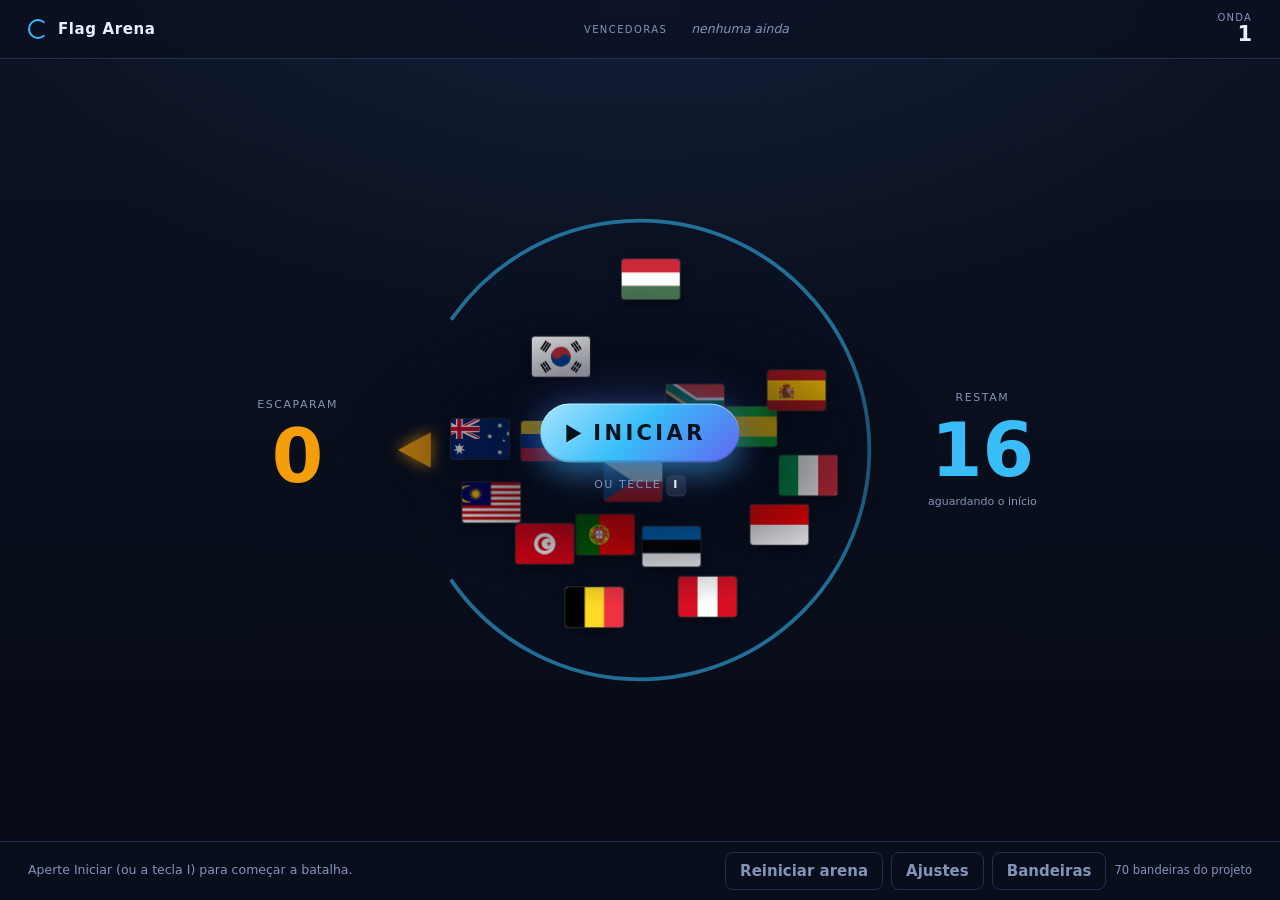
<file: index.html>
<!DOCTYPE html>
<html lang="pt-BR">
<head>
<meta charset="utf-8">
<meta name="viewport" content="width=device-width, initial-scale=1, viewport-fit=cover">
<title>Flag Arena &mdash; a ultima bandeira sobrevivente</title>
<meta name="description" content="Simulacao de sobrevivencia: bandeiras se movem num circulo e vao escapando pela abertura ate sobrar uma vencedora.">
<link rel="stylesheet" href="styles.css">
<script>
/* aplica o tema salvo antes da primeira pintura (a chave e' Config.CHAVE, de js/config.js) */
try { var __c = JSON.parse(localStorage.getItem('flag-arena:config:v2')); if (__c && __c.tema) document.documentElement.setAttribute('data-tema', __c.tema); if (__c && __c.efeitoAnel) document.documentElement.setAttribute('data-efeito-anel', __c.efeitoAnel); if (__c && __c.efeitoObstaculo) document.documentElement.setAttribute('data-efeito-obstaculo', __c.efeitoObstaculo); } catch (e) {}
</script>
<link rel="icon" href="data:image/svg+xml,<svg xmlns='http://www.w3.org/2000/svg' viewBox='0 0 32 32'><rect width='32' height='32' rx='6' fill='%230b1020'/><circle cx='16' cy='16' r='10' fill='none' stroke='%2338bdf8' stroke-width='2.5' stroke-dasharray='44 19'/></svg>">
</head>
<body>

<header class="topo">
  <div class="marca">
    <span class="marca-anel" aria-hidden="true"></span>
    <span>Flag&nbsp;Arena</span>
  </div>

  <!-- mural das vencedoras: quem fechou cada onda ate aqui -->
  <div class="vencedoras" id="vencedoras">
    <span class="vencedoras-rotulo">
      <span id="vencedoras-titulo">vencedoras</span>
      <b class="vencedoras-total" id="vencedoras-total"></b>
    </span>
    <div class="vencedoras-lista" id="vencedoras-lista" aria-live="polite"></div>
    <span class="vencedoras-vazia" id="vencedoras-vazia">nenhuma ainda</span>
  </div>

  <div class="hud">
    <div class="hud-item">
      <span class="hud-rotulo">onda</span>
      <strong class="hud-valor" id="onda">1</strong>
    </div>
  </div>
</header>

<main class="palco">

  <!-- contador da esquerda: quantas ja escaparam -->
  <aside class="contador contador--saida" aria-live="polite">
    <span class="contador-rotulo">escaparam</span>
    <strong class="contador-valor" id="contador-escaparam">0</strong>
    <div class="contador-fantasmas" id="fantasmas-escaparam" aria-hidden="true"></div>
  </aside>

  <!-- a arena: circulo com uma abertura por onde as bandeiras escapam -->
  <div class="arena" id="arena">
    <svg class="arena-anel" id="arena-anel" viewBox="0 0 400 400" aria-hidden="true">
      <defs>
        <filter id="brilho-saida" x="-50%" y="-50%" width="200%" height="200%">
          <feGaussianBlur stdDeviation="6" result="b"/>
          <feMerge><feMergeNode in="b"/><feMergeNode in="SourceGraphic"/></feMerge>
        </filter>
      </defs>
      <circle class="arena-trilho" id="arena-trilho" cx="200" cy="200" r="182"/>
      <!-- Tudo o que gira vive dentro deste <g>. A rotacao usa o atributo
           `transform` do proprio SVG, com o centro ESCRITO no atributo
           (rotate(a 200 200)), em unidades do viewBox: e' a mesma unidade do
           `r="182"` e do `cx/cy="200"`, portanto o eixo coincide com o centro
           do circulo das bandeiras por construcao. Nao ha percentagem, nem
           px de CSS, nem `transform-box` para o browser interpretar. -->
      <g id="arena-giro">
        <circle class="arena-anel-giro" id="arena-anel-giro" cx="200" cy="200" r="182"/>
        <path class="arena-seta" id="arena-seta" d="M200 8 l14 26 h-28 z"/>
      </g>
    </svg>

    <!-- estado de espera: a batalha so' comeca quando o jogador inicia -->
    <div class="iniciar" id="iniciar" hidden>
      <button type="button" class="botao-iniciar" id="btn-iniciar" title="Atalho: I">
        <span class="botao-iniciar-icone" aria-hidden="true"></span>
        <span>Iniciar</span>
      </button>
      <p class="iniciar-dica">ou tecle <kbd>I</kbd></p>
    </div>

    <div class="coroa" id="coroa" hidden>
      <div class="coroa-icone" id="coroa-icone" aria-hidden="true">&#9812;</div>
      <div class="coroa-nome" id="coroa-nome">VOC&Ecirc; VENCEU</div>
      <div class="coroa-legenda" id="coroa-legenda">a arena e' sua</div>
    </div>

    <!-- obstaculos (escolhidos nos Ajustes): ficam sob as bandeiras -->
    <div class="obstaculos" id="obstaculos" aria-hidden="true"></div>

    <div class="lutadores" id="lutadores"></div>
    <!-- faiscas das batidas na parede (so' desenho) -->
    <div class="efeitos" id="efeitos" aria-hidden="true"></div>
  </div>

  <!-- contador da direita: quantas ainda restam -->
  <aside class="contador contador--resto" aria-live="polite">
    <span class="contador-rotulo">restam</span>
    <strong class="contador-valor" id="contador-restam">0</strong>
    <p class="contador-nota" id="nota-resto">elas escapam pela abertura</p>
  </aside>

  <div class="aviso-cartao" id="aviso-cartao" hidden>
    <p class="aviso-cartao-titulo" id="aviso-titulo"></p>
    <p class="aviso-cartao-texto" id="aviso-texto"></p>
  </div>

</main>

<footer class="rodape">
  <div class="rodape-info">
    <p class="rodape-dica" id="dica">Acompanhe as bandeiras: elas vao escapando pela abertura ate sobrar uma vencedora.</p>
  </div>

  <div class="config">
    <button type="button" class="botao botao--fantasma" id="btn-reiniciar" title="Atalho: R">Reiniciar arena</button>

    <button type="button" class="botao botao--fantasma" id="btn-config" title="Atalho: A">Ajustes</button>

    <button type="button" class="botao botao--fantasma" id="btn-bandeiras" title="Atalho: B">Bandeiras</button>

    <span class="config-info" id="config-info">47 bandeiras do projeto</span>
  </div>
</footer>

<!-- Ajustes: painel por cima do jogo, no MESMO documento.
     Nao pode ser outra pagina HTML porque a pasta de bandeiras vira uma
     `blob:` URL criada por File.createObjectURL — e uma URL `blob:` so' vale
     dentro do documento que a criou. Navegar para outro .html destruiria o
     objeto antes de a proxima pagina chegar a usa-lo, e o jogo abriria vazio. -->
<section class="config-pagina" id="config-pagina" hidden aria-labelledby="config-titulo">
  <div class="config-painel">

    <header class="config-cabecalho">
      <h2 class="config-titulo" id="config-titulo">Ajustes da arena</h2>
      <a class="botao botao--fantasma" href="ajustes.html" target="_blank" rel="noopener"
         title="Abre os Ajustes numa aba separada; as mudancas valem neste jogo">Abrir em nova aba</a>
      <button type="button" class="botao botao--fantasma" id="btn-fechar-config">Fechar</button>
    </header>

    <!--
      Cada linha tem tres pecas: o <label> (o nome), o <input type=range> (o
      controle) e o <output> (o numero atual). O `for` do label e do output
      aponta para o id do range — e' o que faz o navegador ligar o texto ao
      controle, e o que permite clicar no nome e mexer no slider.

      Os valores do atributo min/max/step/value repetem o schema de
      js/config.js. Sao o mesmo numero em dois lugares porque o HTML precisa
      desenhar o controle antes de qualquer script rodar; a fonte da verdade
      continua sendo config.js, que reconcilia os dois ao abrir o painel.
    -->
    <div class="config-grade">
      <!-- ajustes:inicio (copiado para ajustes.html por tools/sincronizar-ajustes.js) -->
      <section class="config-grupo" data-grupo="partida">
        <h3 class="config-grupo-titulo">Partida</h3>

        <div class="config-linha">
          <label class="config-nome" for="cfg-modo">Modo de jogo</label>
          <select class="config-select" id="cfg-modo">
            <option value="vencedora">Quem escapa vence</option>
            <option value="eliminacao">Quem escapa é eliminada</option>
            <option value="ultima">Última na arena vence</option>
          </select>
          <output class="config-valor" id="cfg-modo-valor" for="cfg-modo">Quem escapa vence</output>
        </div>

        <div class="config-linha">
          <label class="config-nome" for="cfg-rodadas">Número de rodadas</label>
          <input class="config-range" type="range" id="cfg-rodadas"
                 min="0" max="100" step="1" value="0">
          <output class="config-valor" id="cfg-rodadas-valor" for="cfg-rodadas">Sem limite</output>
        </div>

        <div class="config-linha">
          <label class="config-nome" for="cfg-vencedorasVoltam">Vencedoras voltam às rodadas</label>
          <input class="config-check" type="checkbox" role="switch" id="cfg-vencedorasVoltam" checked>
          <output class="config-valor" id="cfg-vencedorasVoltam-valor" for="cfg-vencedorasVoltam">Sim</output>
        </div>

        <div class="config-linha">
          <label class="config-nome" for="cfg-lutadores">Bandeiras na arena</label>
          <input class="config-range" type="range" id="cfg-lutadores"
                 min="2" max="60" step="1" value="16">
          <output class="config-valor" id="cfg-lutadores-valor" for="cfg-lutadores">16</output>
        </div>
      </section>

      <section class="config-grupo" data-grupo="arena">
        <h3 class="config-grupo-titulo">Arena</h3>

        <div class="config-linha">
          <label class="config-nome" for="cfg-arena">Tamanho do círculo</label>
          <input class="config-range" type="range" id="cfg-arena"
                 min="0.5" max="1.6" step="0.01" value="1">
          <output class="config-valor" id="cfg-arena-valor" for="cfg-arena">100%</output>
        </div>

        <div class="config-linha">
          <label class="config-nome" for="cfg-anel">Raio do anel</label>
          <input class="config-range" type="range" id="cfg-anel"
                 min="28" max="49" step="0.5" value="45.5">
          <output class="config-valor" id="cfg-anel-valor" for="cfg-anel">45,5%</output>
        </div>

        <div class="config-linha">
          <label class="config-nome" for="cfg-abertura">Tamanho da abertura</label>
          <input class="config-range" type="range" id="cfg-abertura"
                 min="15" max="180" step="1" value="69">
          <output class="config-valor" id="cfg-abertura-valor" for="cfg-abertura">69°</output>
        </div>

        <div class="config-linha">
          <label class="config-nome" for="cfg-rotacao">Rotação do anel</label>
          <input class="config-range" type="range" id="cfg-rotacao"
                 min="0" max="1.2" step="0.01" value="0.18">
          <output class="config-valor" id="cfg-rotacao-valor" for="cfg-rotacao">0,18 rad/s</output>
        </div>

        <div class="config-linha">
          <label class="config-nome" for="cfg-seta">Seta da saída</label>
          <input class="config-check" type="checkbox" role="switch" id="cfg-seta" checked>
          <output class="config-valor" id="cfg-seta-valor" for="cfg-seta">Ligado</output>
        </div>

        <div class="config-linha">
          <label class="config-nome" for="cfg-obstaculo">Obstáculo</label>
          <select class="config-select" id="cfg-obstaculo">
            <option value="nenhum">Nenhum</option>
            <option value="pino">Pino central</option>
            <option value="tres-pinos">Três pinos</option>
            <option value="hexagono">Pinos em hexágono</option>
            <option value="barra">Barra giratória</option>
            <option value="cruz">Cruz giratória</option>
            <option value="tres-cruzes">Três cruzes giratórias</option>
          </select>
          <output class="config-valor" id="cfg-obstaculo-valor" for="cfg-obstaculo">Nenhum</output>
        </div>

        <div class="config-linha">
          <label class="config-nome" for="cfg-efeitoAnel">Efeito do anel</label>
          <select class="config-select" id="cfg-efeitoAnel">
            <option value="nenhum">Nenhum</option>
            <option value="brilho">Brilho pulsante</option>
            <option value="rastro">Rastro giratório</option>
            <option value="faiscas">Faíscas orbitando</option>
            <option value="cor">Cor em movimento</option>
          </select>
          <output class="config-valor" id="cfg-efeitoAnel-valor" for="cfg-efeitoAnel">Nenhum</output>
        </div>

        <div class="config-linha">
          <label class="config-nome" for="cfg-corParede">Cor da parede ao bater</label>
          <select class="config-select" id="cfg-corParede">
            <option value="nenhum">Nenhum</option>
            <option value="caminha">Cor que caminha</option>
            <option value="sorteia">Cor surpresa</option>
            <option value="pisca">Lampejo</option>
          </select>
          <output class="config-valor" id="cfg-corParede-valor" for="cfg-corParede">Nenhum</output>
        </div>

        <div class="config-linha">
          <label class="config-nome" for="cfg-efeitoObstaculo">Efeito nos obstáculos</label>
          <select class="config-select" id="cfg-efeitoObstaculo">
            <option value="nenhum">Nenhum</option>
            <option value="aceso">Neon aceso</option>
            <option value="pisca">Neon no impacto</option>
          </select>
          <output class="config-valor" id="cfg-efeitoObstaculo-valor" for="cfg-efeitoObstaculo">Nenhum</output>
        </div>
      </section>

      <section class="config-grupo" data-grupo="bandeiras">
        <h3 class="config-grupo-titulo">Bandeiras</h3>

        <div class="config-linha">
          <label class="config-nome" for="cfg-velocidade">Velocidade</label>
          <input class="config-range" type="range" id="cfg-velocidade"
                 min="0.2" max="3" step="0.05" value="1">
          <output class="config-valor" id="cfg-velocidade-valor" for="cfg-velocidade">1&times;</output>
        </div>

        <div class="config-linha">
          <label class="config-nome" for="cfg-tamanhoBandeira">Tamanho das bandeiras</label>
          <input class="config-range" type="range" id="cfg-tamanhoBandeira"
                 min="0.5" max="1.6" step="0.05" value="1">
          <output class="config-valor" id="cfg-tamanhoBandeira-valor" for="cfg-tamanhoBandeira">1,00&times;</output>
        </div>

        <div class="config-linha">
          <label class="config-nome" for="cfg-formato">Formato das bandeiras</label>
          <select class="config-select" id="cfg-formato">
            <option value="retangular">Retangular</option>
            <option value="quadrada">Quadrada</option>
            <option value="redonda">Redonda</option>
          </select>
          <output class="config-valor" id="cfg-formato-valor" for="cfg-formato">Retangular</output>
        </div>
      </section>

      <section class="config-grupo" data-grupo="som">
        <h3 class="config-grupo-titulo">Som e efeitos</h3>

        <div class="config-linha">
          <label class="config-nome" for="cfg-som">Som da colisão</label>
          <select class="config-select" id="cfg-som">
            <option value="bolha">Bolha</option>
            <option value="gota">Gota</option>
            <option value="sino">Sino</option>
            <option value="madeira">Madeira</option>
            <option value="moeda">Moeda</option>
            <option value="estalo">Estalo</option>
          </select>
          <output class="config-valor" id="cfg-som-valor" for="cfg-som">Bolha</output>
        </div>

        <div class="config-linha">
          <label class="config-nome" for="cfg-volume">Volume do som</label>
          <input class="config-range" type="range" id="cfg-volume"
                 min="0" max="100" step="5" value="50">
          <output class="config-valor" id="cfg-volume-valor" for="cfg-volume">50%</output>
        </div>

        <div class="config-linha">
          <label class="config-nome" for="cfg-efeitoParede">Efeito na parede</label>
          <input class="config-check" type="checkbox" role="switch" id="cfg-efeitoParede" checked>
          <output class="config-valor" id="cfg-efeitoParede-valor" for="cfg-efeitoParede">Ligado</output>
        </div>
      </section>

      <section class="config-grupo" data-grupo="placar">
        <h3 class="config-grupo-titulo">Placar e indicadores</h3>

        <div class="config-linha">
          <label class="config-nome" for="cfg-contadores">Contadores de bandeiras</label>
          <input class="config-check" type="checkbox" role="switch" id="cfg-contadores" checked>
          <output class="config-valor" id="cfg-contadores-valor" for="cfg-contadores">Ligado</output>
        </div>

        <div class="config-linha">
          <label class="config-nome" for="cfg-contadorOndas">Contador de ondas</label>
          <input class="config-check" type="checkbox" role="switch" id="cfg-contadorOndas" checked>
          <output class="config-valor" id="cfg-contadorOndas-valor" for="cfg-contadorOndas">Ligado</output>
        </div>

        <div class="config-linha">
          <label class="config-nome" for="cfg-mural">Mural de vencedoras</label>
          <input class="config-check" type="checkbox" role="switch" id="cfg-mural" checked>
          <output class="config-valor" id="cfg-mural-valor" for="cfg-mural">Ligado</output>
        </div>

        <div class="config-linha">
          <label class="config-nome" for="cfg-muralPosicao">Posição do mural</label>
          <select class="config-select" id="cfg-muralPosicao">
            <option value="horizontal">Horizontal</option>
            <option value="vertical">Vertical</option>
          </select>
          <output class="config-valor" id="cfg-muralPosicao-valor" for="cfg-muralPosicao">Horizontal</output>
        </div>

        <div class="config-linha">
          <label class="config-nome" for="cfg-rolagemMural">Velocidade do passeio do mural</label>
          <input class="config-range" type="range" id="cfg-rolagemMural"
                 min="0" max="150" step="5" value="50">
          <output class="config-valor" id="cfg-rolagemMural-valor" for="cfg-rolagemMural">50 px/s</output>
        </div>

        <div class="config-linha">
          <label class="config-nome" for="cfg-nomesVencedoras">Nomes nas vencedoras</label>
          <input class="config-check" type="checkbox" role="switch" id="cfg-nomesVencedoras" checked>
          <output class="config-valor" id="cfg-nomesVencedoras-valor" for="cfg-nomesVencedoras">Ligado</output>
        </div>
      </section>

      <section class="config-grupo" data-grupo="aparencia">
        <h3 class="config-grupo-titulo">Aparência</h3>

        <div class="config-linha">
          <label class="config-nome" for="cfg-tema">Tema visual</label>
          <select class="config-select" id="cfg-tema">
            <option value="noite">Noite</option>
            <option value="claro">Claro</option>
            <option value="estadio">Estádio</option>
            <option value="por-do-sol">Pôr do sol</option>
            <option value="neon">Neon</option>
          </select>
          <output class="config-valor" id="cfg-tema-valor" for="cfg-tema">Noite</output>
        </div>

        <div class="config-linha">
          <label class="config-nome" for="cfg-layout">Layout da tela</label>
          <select class="config-select" id="cfg-layout">
            <option value="auto">Automático</option>
            <option value="celular">Celular (vertical 9:16)</option>
            <option value="computador">Computador</option>
          </select>
          <output class="config-valor" id="cfg-layout-valor" for="cfg-layout">Automático</output>
        </div>
      </section>

      <section class="config-grupo" data-grupo="interface">
        <h3 class="config-grupo-titulo">Interface</h3>

        <div class="config-linha">
          <label class="config-nome" for="cfg-botaoIniciar">Botão Iniciar</label>
          <input class="config-check" type="checkbox" role="switch" id="cfg-botaoIniciar" checked>
          <output class="config-valor" id="cfg-botaoIniciar-valor" for="cfg-botaoIniciar">Ligado</output>
        </div>

        <div class="config-linha">
          <label class="config-nome" for="cfg-botoes">Botões Reiniciar e Ajustes</label>
          <input class="config-check" type="checkbox" role="switch" id="cfg-botoes" checked>
          <output class="config-valor" id="cfg-botoes-valor" for="cfg-botoes">Ligado</output>
        </div>

        <div class="config-linha">
          <label class="config-nome" for="cfg-dica">Dica do rodapé</label>
          <input class="config-check" type="checkbox" role="switch" id="cfg-dica" checked>
          <output class="config-valor" id="cfg-dica-valor" for="cfg-dica">Ligado</output>
        </div>

        <div class="config-linha">
          <label class="config-nome" for="cfg-cursor">Cursor do mouse</label>
          <input class="config-check" type="checkbox" role="switch" id="cfg-cursor" checked>
          <output class="config-valor" id="cfg-cursor-valor" for="cfg-cursor">Ligado</output>
        </div>
      </section>
      <!-- ajustes:fim -->
    </div>

    <footer class="config-base">
      <label class="botao botao--arquivo">
        Carregar pasta de bandeiras
        <input type="file" id="input-pasta" webkitdirectory directory multiple hidden>
      </label>

      <button type="button" class="botao botao--fantasma" id="btn-reset-config">Voltar ao padrão</button>

      <span class="config-painel-info" id="config-resumo"></span>
    </footer>

  </div>
</section>

<!-- Escolher quais bandeiras disputam a partida. Nenhuma marcada = sorteio. -->
<section class="config-pagina" id="selecao-pagina" hidden aria-labelledby="selecao-titulo">
  <div class="config-painel selecao-painel">
    <header class="config-cabecalho">
      <h2 class="config-titulo" id="selecao-titulo">Bandeiras da partida</h2>
      <button type="button" class="botao botao--fantasma" id="btn-fechar-selecao">Fechar</button>
    </header>

    <p class="config-nota">Marque as bandeiras que devem disputar. Com nenhuma marcada, o jogo sorteia
      <span id="selecao-sorteio">16</span> da coleção. Vale a partir da próxima partida (Reiniciar).</p>

    <div class="selecao-barra">
      <input type="search" class="selecao-busca" id="selecao-busca" placeholder="Buscar bandeira…" aria-label="Buscar bandeira">
      <button type="button" class="botao botao--fantasma" id="btn-selecao-todas">Marcar todas</button>
      <button type="button" class="botao botao--fantasma" id="btn-selecao-nenhuma">Limpar</button>
    </div>

    <p class="selecao-contagem" id="selecao-contagem" aria-live="polite"></p>

    <div class="selecao-grade" id="selecao-grade"></div>
  </div>
</section>

<div class="aviso" id="aviso" hidden></div>

<script src="flags/manifest.js"></script>
<script src="js/flags.js"></script>
<script src="js/game.js"></script>
<!-- config.js antes de app.js: app.js le o schema e os valores guardados no
     primeiro quadro, e precisa que Config ja exista. -->
<script src="js/config.js"></script>
<script src="js/rolagem.js"></script>
<script src="js/app.js"></script>
</body>
</html>
</file>
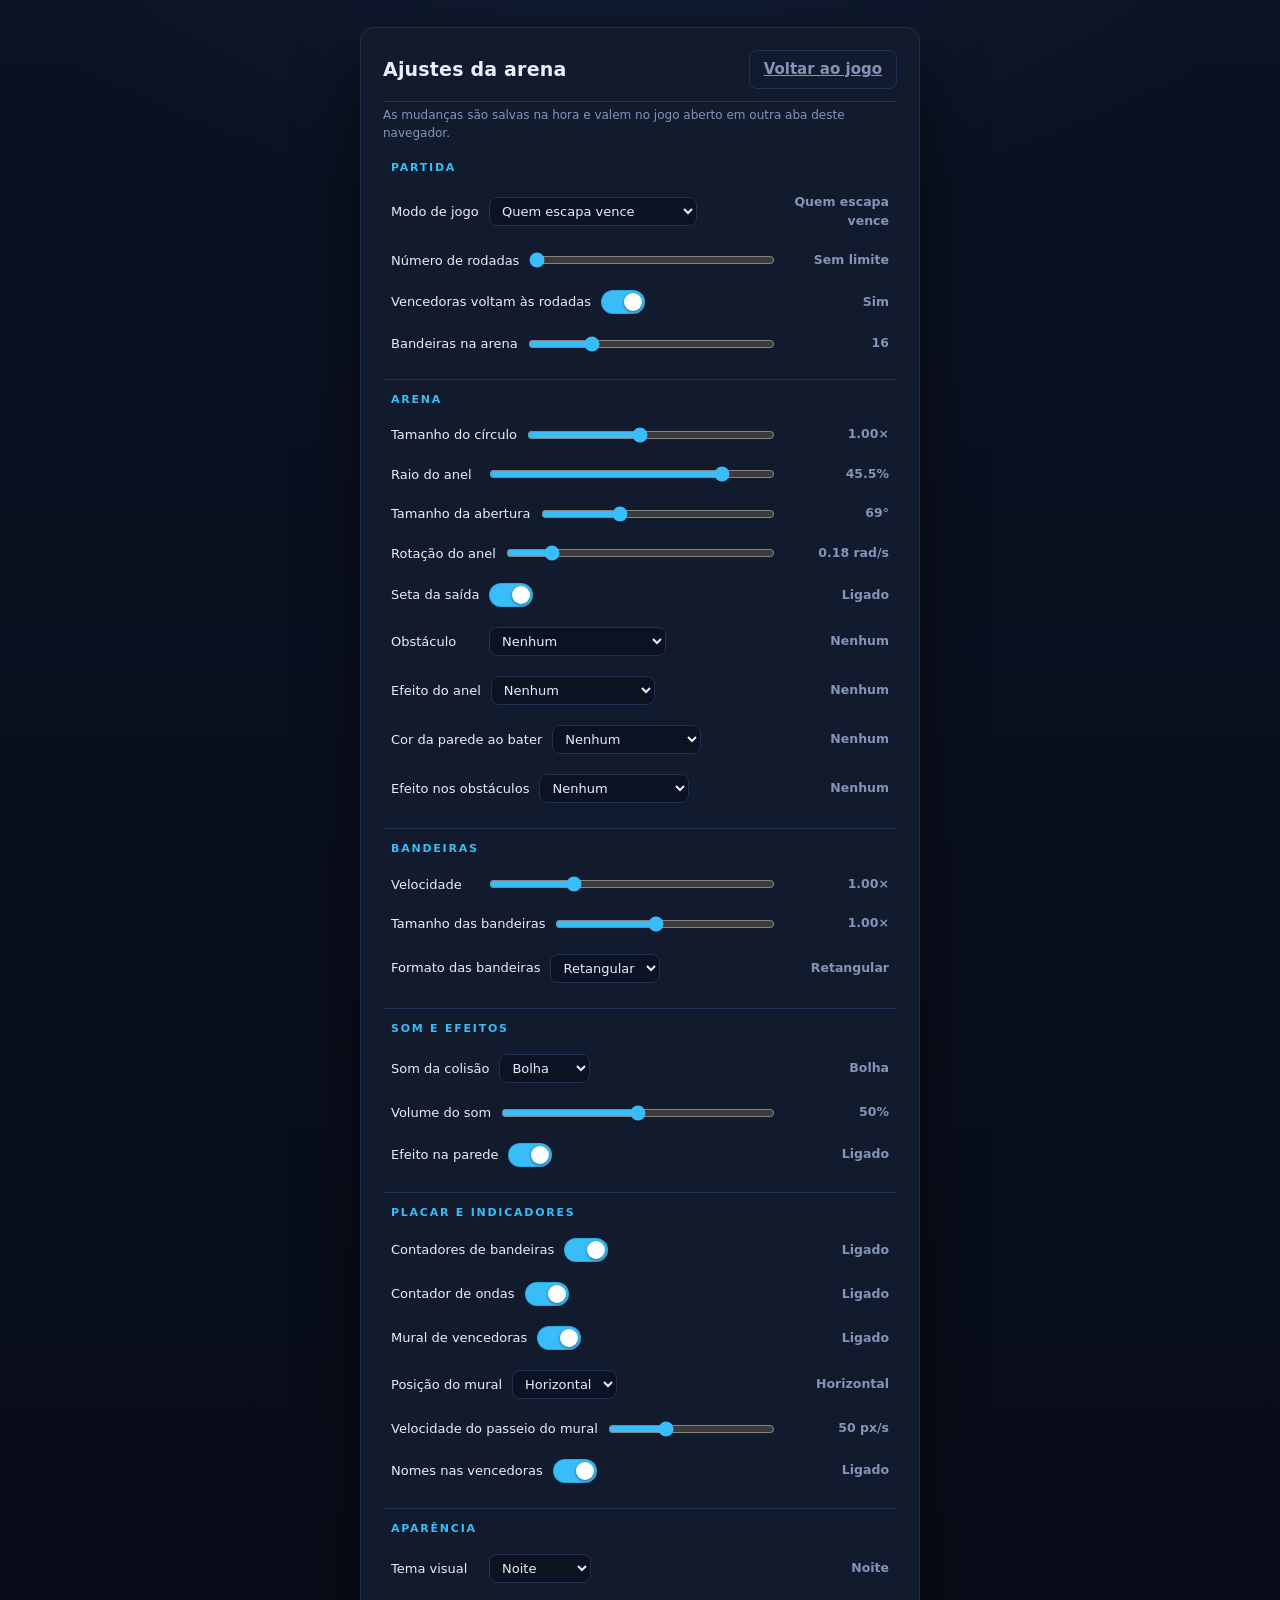
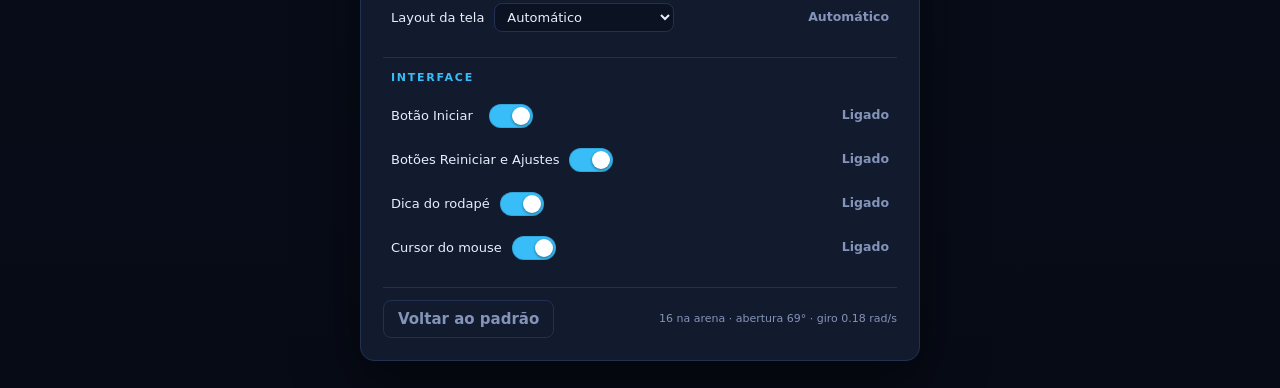
<file: ajustes.html>
<!DOCTYPE html>
<html lang="pt-BR">
<head>
<meta charset="utf-8">
<meta name="viewport" content="width=device-width, initial-scale=1, viewport-fit=cover">
<title>Flag Arena &mdash; Ajustes</title>
<link rel="stylesheet" href="styles.css">
<link rel="icon" href="data:image/svg+xml,<svg xmlns='http://www.w3.org/2000/svg' viewBox='0 0 32 32'><rect width='32' height='32' rx='6' fill='%230b1020'/><circle cx='16' cy='16' r='10' fill='none' stroke='%2338bdf8' stroke-width='2.5' stroke-dasharray='44 19'/><circle cx='25' cy='7' r='4' fill='%23f59e0b'/></svg>">
<script>
/* aplica o tema salvo antes da primeira pintura (a chave e' Config.CHAVE, de js/config.js) */
try { var __c = JSON.parse(localStorage.getItem('flag-arena:config:v2')); if (__c && __c.tema) document.documentElement.setAttribute('data-tema', __c.tema); if (__c && __c.efeitoAnel) document.documentElement.setAttribute('data-efeito-anel', __c.efeitoAnel); if (__c && __c.efeitoObstaculo) document.documentElement.setAttribute('data-efeito-obstaculo', __c.efeitoObstaculo); } catch (e) {}
</script>
</head>
<body class="pagina-ajustes">

<!-- Os Ajustes em aba propria: mesmas opcoes do painel do jogo. Tudo o que for
     mudado aqui e' gravado no navegador e vale no jogo aberto em outra aba
     (mesmo endereco). A lista abaixo e' copiada de index.html por
     tools/sincronizar-ajustes.js — nao edite os dois a mao. -->
<main class="config-pagina config-pagina--aba" aria-labelledby="config-titulo">
  <div class="config-painel">

    <header class="config-cabecalho">
      <h1 class="config-titulo" id="config-titulo">Ajustes da arena</h1>
      <a class="botao botao--fantasma" href="index.html">Voltar ao jogo</a>
    </header>

    <p class="config-nota">As mudanças são salvas na hora e valem no jogo aberto em outra aba deste navegador.</p>

    <div class="config-grade">
      <!-- ajustes:inicio (copiado para ajustes.html por tools/sincronizar-ajustes.js) -->
      <section class="config-grupo" data-grupo="partida">
        <h3 class="config-grupo-titulo">Partida</h3>

        <div class="config-linha">
          <label class="config-nome" for="cfg-modo">Modo de jogo</label>
          <select class="config-select" id="cfg-modo">
            <option value="vencedora">Quem escapa vence</option>
            <option value="eliminacao">Quem escapa é eliminada</option>
            <option value="ultima">Última na arena vence</option>
          </select>
          <output class="config-valor" id="cfg-modo-valor" for="cfg-modo">Quem escapa vence</output>
        </div>

        <div class="config-linha">
          <label class="config-nome" for="cfg-rodadas">Número de rodadas</label>
          <input class="config-range" type="range" id="cfg-rodadas"
                 min="0" max="100" step="1" value="0">
          <output class="config-valor" id="cfg-rodadas-valor" for="cfg-rodadas">Sem limite</output>
        </div>

        <div class="config-linha">
          <label class="config-nome" for="cfg-vencedorasVoltam">Vencedoras voltam às rodadas</label>
          <input class="config-check" type="checkbox" role="switch" id="cfg-vencedorasVoltam" checked>
          <output class="config-valor" id="cfg-vencedorasVoltam-valor" for="cfg-vencedorasVoltam">Sim</output>
        </div>

        <div class="config-linha">
          <label class="config-nome" for="cfg-lutadores">Bandeiras na arena</label>
          <input class="config-range" type="range" id="cfg-lutadores"
                 min="2" max="60" step="1" value="16">
          <output class="config-valor" id="cfg-lutadores-valor" for="cfg-lutadores">16</output>
        </div>
      </section>

      <section class="config-grupo" data-grupo="arena">
        <h3 class="config-grupo-titulo">Arena</h3>

        <div class="config-linha">
          <label class="config-nome" for="cfg-arena">Tamanho do círculo</label>
          <input class="config-range" type="range" id="cfg-arena"
                 min="0.5" max="1.6" step="0.01" value="1">
          <output class="config-valor" id="cfg-arena-valor" for="cfg-arena">100%</output>
        </div>

        <div class="config-linha">
          <label class="config-nome" for="cfg-anel">Raio do anel</label>
          <input class="config-range" type="range" id="cfg-anel"
                 min="28" max="49" step="0.5" value="45.5">
          <output class="config-valor" id="cfg-anel-valor" for="cfg-anel">45,5%</output>
        </div>

        <div class="config-linha">
          <label class="config-nome" for="cfg-abertura">Tamanho da abertura</label>
          <input class="config-range" type="range" id="cfg-abertura"
                 min="15" max="180" step="1" value="69">
          <output class="config-valor" id="cfg-abertura-valor" for="cfg-abertura">69°</output>
        </div>

        <div class="config-linha">
          <label class="config-nome" for="cfg-rotacao">Rotação do anel</label>
          <input class="config-range" type="range" id="cfg-rotacao"
                 min="0" max="1.2" step="0.01" value="0.18">
          <output class="config-valor" id="cfg-rotacao-valor" for="cfg-rotacao">0,18 rad/s</output>
        </div>

        <div class="config-linha">
          <label class="config-nome" for="cfg-seta">Seta da saída</label>
          <input class="config-check" type="checkbox" role="switch" id="cfg-seta" checked>
          <output class="config-valor" id="cfg-seta-valor" for="cfg-seta">Ligado</output>
        </div>

        <div class="config-linha">
          <label class="config-nome" for="cfg-obstaculo">Obstáculo</label>
          <select class="config-select" id="cfg-obstaculo">
            <option value="nenhum">Nenhum</option>
            <option value="pino">Pino central</option>
            <option value="tres-pinos">Três pinos</option>
            <option value="hexagono">Pinos em hexágono</option>
            <option value="barra">Barra giratória</option>
            <option value="cruz">Cruz giratória</option>
            <option value="tres-cruzes">Três cruzes giratórias</option>
          </select>
          <output class="config-valor" id="cfg-obstaculo-valor" for="cfg-obstaculo">Nenhum</output>
        </div>

        <div class="config-linha">
          <label class="config-nome" for="cfg-efeitoAnel">Efeito do anel</label>
          <select class="config-select" id="cfg-efeitoAnel">
            <option value="nenhum">Nenhum</option>
            <option value="brilho">Brilho pulsante</option>
            <option value="rastro">Rastro giratório</option>
            <option value="faiscas">Faíscas orbitando</option>
            <option value="cor">Cor em movimento</option>
          </select>
          <output class="config-valor" id="cfg-efeitoAnel-valor" for="cfg-efeitoAnel">Nenhum</output>
        </div>

        <div class="config-linha">
          <label class="config-nome" for="cfg-corParede">Cor da parede ao bater</label>
          <select class="config-select" id="cfg-corParede">
            <option value="nenhum">Nenhum</option>
            <option value="caminha">Cor que caminha</option>
            <option value="sorteia">Cor surpresa</option>
            <option value="pisca">Lampejo</option>
          </select>
          <output class="config-valor" id="cfg-corParede-valor" for="cfg-corParede">Nenhum</output>
        </div>

        <div class="config-linha">
          <label class="config-nome" for="cfg-efeitoObstaculo">Efeito nos obstáculos</label>
          <select class="config-select" id="cfg-efeitoObstaculo">
            <option value="nenhum">Nenhum</option>
            <option value="aceso">Neon aceso</option>
            <option value="pisca">Neon no impacto</option>
          </select>
          <output class="config-valor" id="cfg-efeitoObstaculo-valor" for="cfg-efeitoObstaculo">Nenhum</output>
        </div>
      </section>

      <section class="config-grupo" data-grupo="bandeiras">
        <h3 class="config-grupo-titulo">Bandeiras</h3>

        <div class="config-linha">
          <label class="config-nome" for="cfg-velocidade">Velocidade</label>
          <input class="config-range" type="range" id="cfg-velocidade"
                 min="0.2" max="3" step="0.05" value="1">
          <output class="config-valor" id="cfg-velocidade-valor" for="cfg-velocidade">1&times;</output>
        </div>

        <div class="config-linha">
          <label class="config-nome" for="cfg-tamanhoBandeira">Tamanho das bandeiras</label>
          <input class="config-range" type="range" id="cfg-tamanhoBandeira"
                 min="0.5" max="1.6" step="0.05" value="1">
          <output class="config-valor" id="cfg-tamanhoBandeira-valor" for="cfg-tamanhoBandeira">1,00&times;</output>
        </div>

        <div class="config-linha">
          <label class="config-nome" for="cfg-formato">Formato das bandeiras</label>
          <select class="config-select" id="cfg-formato">
            <option value="retangular">Retangular</option>
            <option value="quadrada">Quadrada</option>
            <option value="redonda">Redonda</option>
          </select>
          <output class="config-valor" id="cfg-formato-valor" for="cfg-formato">Retangular</output>
        </div>
      </section>

      <section class="config-grupo" data-grupo="som">
        <h3 class="config-grupo-titulo">Som e efeitos</h3>

        <div class="config-linha">
          <label class="config-nome" for="cfg-som">Som da colisão</label>
          <select class="config-select" id="cfg-som">
            <option value="bolha">Bolha</option>
            <option value="gota">Gota</option>
            <option value="sino">Sino</option>
            <option value="madeira">Madeira</option>
            <option value="moeda">Moeda</option>
            <option value="estalo">Estalo</option>
          </select>
          <output class="config-valor" id="cfg-som-valor" for="cfg-som">Bolha</output>
        </div>

        <div class="config-linha">
          <label class="config-nome" for="cfg-volume">Volume do som</label>
          <input class="config-range" type="range" id="cfg-volume"
                 min="0" max="100" step="5" value="50">
          <output class="config-valor" id="cfg-volume-valor" for="cfg-volume">50%</output>
        </div>

        <div class="config-linha">
          <label class="config-nome" for="cfg-efeitoParede">Efeito na parede</label>
          <input class="config-check" type="checkbox" role="switch" id="cfg-efeitoParede" checked>
          <output class="config-valor" id="cfg-efeitoParede-valor" for="cfg-efeitoParede">Ligado</output>
        </div>
      </section>

      <section class="config-grupo" data-grupo="placar">
        <h3 class="config-grupo-titulo">Placar e indicadores</h3>

        <div class="config-linha">
          <label class="config-nome" for="cfg-contadores">Contadores de bandeiras</label>
          <input class="config-check" type="checkbox" role="switch" id="cfg-contadores" checked>
          <output class="config-valor" id="cfg-contadores-valor" for="cfg-contadores">Ligado</output>
        </div>

        <div class="config-linha">
          <label class="config-nome" for="cfg-contadorOndas">Contador de ondas</label>
          <input class="config-check" type="checkbox" role="switch" id="cfg-contadorOndas" checked>
          <output class="config-valor" id="cfg-contadorOndas-valor" for="cfg-contadorOndas">Ligado</output>
        </div>

        <div class="config-linha">
          <label class="config-nome" for="cfg-mural">Mural de vencedoras</label>
          <input class="config-check" type="checkbox" role="switch" id="cfg-mural" checked>
          <output class="config-valor" id="cfg-mural-valor" for="cfg-mural">Ligado</output>
        </div>

        <div class="config-linha">
          <label class="config-nome" for="cfg-muralPosicao">Posição do mural</label>
          <select class="config-select" id="cfg-muralPosicao">
            <option value="horizontal">Horizontal</option>
            <option value="vertical">Vertical</option>
          </select>
          <output class="config-valor" id="cfg-muralPosicao-valor" for="cfg-muralPosicao">Horizontal</output>
        </div>

        <div class="config-linha">
          <label class="config-nome" for="cfg-rolagemMural">Velocidade do passeio do mural</label>
          <input class="config-range" type="range" id="cfg-rolagemMural"
                 min="0" max="150" step="5" value="50">
          <output class="config-valor" id="cfg-rolagemMural-valor" for="cfg-rolagemMural">50 px/s</output>
        </div>

        <div class="config-linha">
          <label class="config-nome" for="cfg-nomesVencedoras">Nomes nas vencedoras</label>
          <input class="config-check" type="checkbox" role="switch" id="cfg-nomesVencedoras" checked>
          <output class="config-valor" id="cfg-nomesVencedoras-valor" for="cfg-nomesVencedoras">Ligado</output>
        </div>
      </section>

      <section class="config-grupo" data-grupo="aparencia">
        <h3 class="config-grupo-titulo">Aparência</h3>

        <div class="config-linha">
          <label class="config-nome" for="cfg-tema">Tema visual</label>
          <select class="config-select" id="cfg-tema">
            <option value="noite">Noite</option>
            <option value="claro">Claro</option>
            <option value="estadio">Estádio</option>
            <option value="por-do-sol">Pôr do sol</option>
            <option value="neon">Neon</option>
          </select>
          <output class="config-valor" id="cfg-tema-valor" for="cfg-tema">Noite</output>
        </div>

        <div class="config-linha">
          <label class="config-nome" for="cfg-layout">Layout da tela</label>
          <select class="config-select" id="cfg-layout">
            <option value="auto">Automático</option>
            <option value="celular">Celular (vertical 9:16)</option>
            <option value="computador">Computador</option>
          </select>
          <output class="config-valor" id="cfg-layout-valor" for="cfg-layout">Automático</output>
        </div>
      </section>

      <section class="config-grupo" data-grupo="interface">
        <h3 class="config-grupo-titulo">Interface</h3>

        <div class="config-linha">
          <label class="config-nome" for="cfg-botaoIniciar">Botão Iniciar</label>
          <input class="config-check" type="checkbox" role="switch" id="cfg-botaoIniciar" checked>
          <output class="config-valor" id="cfg-botaoIniciar-valor" for="cfg-botaoIniciar">Ligado</output>
        </div>

        <div class="config-linha">
          <label class="config-nome" for="cfg-botoes">Botões Reiniciar e Ajustes</label>
          <input class="config-check" type="checkbox" role="switch" id="cfg-botoes" checked>
          <output class="config-valor" id="cfg-botoes-valor" for="cfg-botoes">Ligado</output>
        </div>

        <div class="config-linha">
          <label class="config-nome" for="cfg-dica">Dica do rodapé</label>
          <input class="config-check" type="checkbox" role="switch" id="cfg-dica" checked>
          <output class="config-valor" id="cfg-dica-valor" for="cfg-dica">Ligado</output>
        </div>

        <div class="config-linha">
          <label class="config-nome" for="cfg-cursor">Cursor do mouse</label>
          <input class="config-check" type="checkbox" role="switch" id="cfg-cursor" checked>
          <output class="config-valor" id="cfg-cursor-valor" for="cfg-cursor">Ligado</output>
        </div>
      </section>
      <!-- ajustes:fim -->
    </div>

    <footer class="config-base">
      <button type="button" class="botao botao--fantasma" id="btn-reset-config">Voltar ao padrão</button>
      <span class="config-painel-info" id="config-resumo"></span>
    </footer>

  </div>
</main>

<script src="js/config.js"></script>
<script src="js/ajustes-aba.js"></script>
</body>
</html>
</file>
<file: styles.css>
/* =====================================================================
   Flag Arena
   ===================================================================== */

:root {
  --fundo: #070b16;
  --fundo-2: #0b1222;
  --superficie: #121a2e;
  --borda: #223052;
  --texto: #e8eefc;
  --texto-fraco: #8494b8;
  --destaque: #38bdf8;
  --indigo: #6366f1;
  --fuga: #f59e0b;
  --vitoria: #34d399;

  /* ---- tokens de TEMA ----------------------------------------------------
     Tudo o que muda de um tema para outro mora aqui. Os temas sao blocos
     `:root[data-tema="..."]` no fim desta secao, que redefinem este mesmo
     conjunto; o de fabrica (Noite) e' este. O app escreve `data-tema` no <html>
     (ver Config.aplicarNoCena). Nada fora destas variaveis deve ter cor de tema
     escrita a mao. As variaveis `-rgb` guardam so' "r, g, b" para poderem ser
     usadas com transparencia: rgba(var(--vidro-rgb), .7). */
  --esquema: dark;                 /* color-scheme: controles nativos (lista do <select>) */
  --halo: #14203a;                 /* clarao no topo do fundo */
  --vidro-rgb: 10, 16, 32;         /* cabecalho, rodape, paineis translucidos */
  --veu: rgba(4, 8, 18, .74);      /* pano por tras do painel de Ajustes */
  --trilho-rgb: 10, 18, 36;        /* disco de fundo da arena */
  --halo-botao-rgb: 5, 9, 20;      /* sombra atras do botao Iniciar */
  --iniciar-1: #a5e4ff;            /* gradiente do botao Iniciar */
  --iniciar-2: #38bdf8;
  --iniciar-3: #6366f1;
  --iniciar-texto: #03121f;
  --iniciar-glow-rgb: 56, 189, 248;
  --iniciar-glow2-rgb: 99, 102, 241;
  --obstaculo-1: #475a85;
  --obstaculo-2: #26324f;
  --obstaculo-borda: #7f95c8;
  --obstaculo-glow-rgb: 99, 102, 241;
  /* materiais dos obstaculos: madeira nas cruzes, metal nos pinos e na barra */
  --madeira-1: #b07a49;
  --madeira-2: #6d4423;
  --madeira-borda: #3d2714;
  --metal-1: #d3dbe6;
  --metal-2: #7b879b;
  --metal-borda: #eef3fa;
  --efeito: #7dd3fc;               /* onda de choque na parede */
  --efeito-2: #38bdf8;
  --efeito-rgb: 125, 211, 252;
  --efeito-2-rgb: 56, 189, 248;
  --aviso-bg: rgba(28, 18, 6, .95);
  --aviso-texto: #fde68a;

  /* Raio do circulo onde as bandeiras orbitam. O anel que gira e' desenhado no
     SVG com r="182" dentro de um viewBox de 400, ou seja, exactamente estes
     45.5%. Tem de casar com CFG.raioBorda (182/400) do motor, que e' quem
     calcula estado.R e estado.raioJogador. O diametro correspondente e' o que
     da a largura do painel .coroa. */
  --anel-raio: 45.5%;
  --anel-diametro: calc(var(--anel-raio) * 2);

  /* Tamanho do circulo, em duas pecas para o `--arena-escala` ter onde caber.

     `--arena-base` e' o diametro do anel na escala 1. `--arena-max` e' esse
     base pelo multiplicador que a pagina de ajustes escreve.

     O base e' min(56vmin, 560px) e nao o antigo 74vmin/640px porque o
     multiplicador vai ate 1.6: um base de 640px daria 1024px no maximo, e o
     palco de uma tela 1080p tem ~970px de altura util — a arena estourava a
     viewport e o `overflow: hidden` do body cortava o anel pela metade. Com
     560px o topo do intervalo (896px) ainda cabe.

     O `--lutador` NAO esta aqui: ele e' derivado de `--arena-escala` em .arena,
     porque a bandeira precisa escalar junto com o circulo (ver o comentario
     la). Deixar os dois em px fixos deixaria a folga do anel furada. */
  --arena-escala: 1;
  --bandeira-escala: 1;
  --bandeira-prop: .7;
  --bandeira-raio: 3px;
  --arena-base: min(56vmin, 560px);
  --arena-max: calc(var(--arena-base) * var(--arena-escala));
}

* { box-sizing: border-box; }

/* Barras de rolagem do tema: finas, com o polegar na cor de destaque e a trilha
   quase invisivel. As propriedades padrao funcionam no Chrome/Edge 121+, Firefox e
   Safari recentes; o bloco -webkit- cobre os navegadores mais antigos (nos novos
   ele e' ignorado de proposito: quando `scrollbar-color` existe, ele manda). */
:root {
  scrollbar-width: thin;
  scrollbar-color: var(--destaque) rgba(var(--vidro-rgb), .35);
}
* {
  scrollbar-width: thin;
  scrollbar-color: var(--destaque) rgba(var(--vidro-rgb), .35);
}

@supports not (scrollbar-color: auto) {
  ::-webkit-scrollbar { width: 9px; height: 9px; }
  ::-webkit-scrollbar-track { background: rgba(var(--vidro-rgb), .35); border-radius: 999px; }
  ::-webkit-scrollbar-thumb {
    background: var(--destaque);
    border-radius: 999px;
    border: 2px solid transparent;
    background-clip: padding-box;
  }
  ::-webkit-scrollbar-thumb:hover { background: var(--indigo); background-clip: padding-box; }
}

html, body { height: 100%; }

body {
  margin: 0;
  background:
    radial-gradient(1200px 700px at 50% -10%, var(--halo) 0%, transparent 60%),
    linear-gradient(180deg, var(--fundo-2), var(--fundo));
  color: var(--texto);
  font: 15px/1.5 "Segoe UI", system-ui, -apple-system, sans-serif;
  display: flex;
  flex-direction: column;
  overflow: hidden;
}

.visualmente-oculto {
  position: absolute;
  width: 1px; height: 1px;
  padding: 0; margin: -1px;
  overflow: hidden;
  clip: rect(0 0 0 0);
  white-space: nowrap;
  border: 0;
}

/* ---------------------------------------------------------------- */
/* cabecalho                                                        */
/* ---------------------------------------------------------------- */

.topo {
  flex: none;
  display: flex;
  align-items: center;
  justify-content: space-between;
  gap: 16px;
  padding: 12px clamp(12px, 3vw, 28px);
  border-bottom: 1px solid var(--borda);
  background: rgba(var(--vidro-rgb), .72);
  backdrop-filter: blur(8px);
}

.marca {
  display: flex;
  align-items: center;
  gap: 10px;
  font-weight: 700;
  letter-spacing: .04em;
}

.marca-anel {
  width: 20px; height: 20px;
  border-radius: 50%;
  border: 2.5px solid var(--destaque);
  border-right-color: transparent;
  animation: girar-marca 3.2s linear infinite;
}

@keyframes girar-marca { to { transform: rotate(360deg); } }

/* ---------------------------------------------------------------- */
/* mural das vencedoras                                             */
/* ---------------------------------------------------------------- */

/* Fica no cabecalho, entre a marca e o contador de onda: e' o unico espaco
   da tela que nunca compete com a arena, e o olho ja vai la depois de olhar
   para cima. */
.vencedoras {
  flex: 1 1 auto;
  min-width: 0;
  display: flex;
  align-items: center;
  justify-content: center;
  gap: 10px;
}

.vencedoras-rotulo {
  flex: none;
  font-size: 10px;
  letter-spacing: .14em;
  text-transform: uppercase;
  color: var(--texto-fraco);
  white-space: nowrap;
}

/* quantas ondas ja foram coroadas no total */
.vencedoras-total {
  margin-left: 4px;
  font-weight: 700;
  font-variant-numeric: tabular-nums;
  color: var(--vitoria);
}

.vencedoras-lista {
  display: flex;
  align-items: center;
  gap: 5px;
  min-width: 0;
  overflow: hidden;
  /* o corte e' esmaecido, nao a seco: sem isto um chip cortado na beira da
     tela parece defeito de layout */
  -webkit-mask-image: linear-gradient(90deg, #000 calc(100% - 26px), transparent);
  mask-image: linear-gradient(90deg, #000 calc(100% - 26px), transparent);
}

.vencedora {
  display: inline-flex;
  align-items: center;
  gap: 6px;
  flex: none;
  padding: 3px 8px 3px 4px;
  border: 1px solid var(--borda);
  border-radius: 999px;
  background: var(--superficie);
  font-size: clamp(10px, 1.5vmin, 12.5px);
  white-space: nowrap;
  max-width: 17ch;
}

.vencedora img {
  flex: none;
  width: 23px;
  height: 15px;
  object-fit: cover;
  border-radius: 2px;
  box-shadow: 0 0 0 1px rgba(255, 255, 255, .14);
}

.vencedora-nome {
  min-width: 0;
  overflow: hidden;
  text-overflow: ellipsis;
}

/* placado de quem venceu mais de uma onda */
.vencedora-vezes {
  flex: none;
  font-weight: 700;
  font-variant-numeric: tabular-nums;
  color: var(--vitoria);
}

/* a ultima a entrar: a unica que anima, porque e' a unica que acabou de mudar */
.vencedora--recente {
  border-color: var(--vitoria);
  box-shadow: 0 0 12px rgba(52, 211, 153, .3);
  animation: entrar-vencedora .4s cubic-bezier(.2, .9, .25, 1.2) both;
}

@keyframes entrar-vencedora {
  from { opacity: 0; transform: translateX(10px) scale(.9); }
  to   { opacity: 1; transform: none; }
}

.vencedoras-resto {
  flex: none;
  font-size: clamp(9px, 1.4vmin, 11px);
  font-weight: 700;
  font-variant-numeric: tabular-nums;
  color: var(--texto-fraco);
  white-space: nowrap;
}

.vencedoras-vazia {
  font-size: clamp(10px, 1.5vmin, 12.5px);
  font-style: italic;
  color: var(--texto-fraco);
  white-space: nowrap;
}

.vencedoras-vazia[hidden] { display: none; }

.hud {
  display: flex;
  align-items: center;
  gap: clamp(10px, 2.4vw, 26px);
}

.hud-item {
  display: flex;
  flex-direction: column;
  align-items: flex-end;
  line-height: 1.1;
}

.hud-rotulo {
  font-size: 10px;
  letter-spacing: .12em;
  text-transform: uppercase;
  color: var(--texto-fraco);
}

.hud-valor {
  font-size: clamp(15px, 2.4vmin, 21px);
  font-variant-numeric: tabular-nums;
  font-weight: 700;
}

/* ---------------------------------------------------------------- */
/* palco: contador | arena | contador                              */
/* ---------------------------------------------------------------- */

.palco {
  flex: 1;
  min-height: 0;
  display: grid;
  grid-template-columns: minmax(74px, 11vw) auto minmax(74px, 11vw);
  align-items: center;
  justify-content: center;
  gap: clamp(6px, 1.6vw, 20px);
  padding: clamp(8px, 2vh, 22px) clamp(8px, 2vw, 22px);
  position: relative;
}

.contador {
  display: flex;
  flex-direction: column;
  gap: 6px;
  text-align: center;
  min-width: 0;
}

.contador-rotulo {
  font-size: clamp(9px, 1.5vmin, 11px);
  letter-spacing: .14em;
  text-transform: uppercase;
  color: var(--texto-fraco);
}

.contador-valor {
  font-size: clamp(34px, 9vmin, 74px);
  font-weight: 800;
  font-variant-numeric: tabular-nums;
  line-height: 1;
}

.contador--saida .contador-valor { color: var(--fuga); }
.contador--resto .contador-valor { color: var(--destaque); }

/* pulso quando o numero muda */
.contador-valor.pulsa { animation: pulso .42s ease-out; }

@keyframes pulso {
  0%   { transform: scale(1); }
  32%  { transform: scale(1.22); }
  100% { transform: scale(1); }
}

.contador-nota {
  margin: 2px 0 0;
  font-size: clamp(9px, 1.4vmin, 11px);
  line-height: 1.35;
  color: var(--texto-fraco);
}

.contador-fantasmas {
  display: flex;
  flex-wrap: wrap;
  gap: 3px;
  justify-content: center;
  margin-top: 4px;
}

.contador-fantasmas img {
  width: clamp(12px, 2vmin, 17px);
  border-radius: 2px;
  opacity: .3;
  filter: grayscale(1);
}

/* ---------------------------------------------------------------- */
/* arena                                                            */
/* ---------------------------------------------------------------- */

.arena {
  position: relative;
  width: var(--arena-max);
  height: var(--arena-max);
  aspect-ratio: 1;
  border-radius: 50%;
  touch-action: none;

  /* A bandeira escala junto com o circulo, e nao num px fixo.

     O motor mede tudo em fracao do lado: CFG.margemLutador (0.075) e' a folga
     entre o anel e a borda da bandeira, CFG.diametroLutador (0.11) e' o minimo
     de colisao. Um `--lutador` fixo deixaria, na escala 1.6, um bloco maior que
     a folga — e as bandeiras comecariam a rocar a parede do anel.

     `--lutador-base` guardado a parte que NAO depende do ajuste, para o
     `--lutador` poder multiplicar sem se referenciar a si mesmo: um
     `--lutador: calc(var(--lutador) * ...)` seria um ciclo, o navegador
     invalidaria a propriedade e o `width` das bandeiras ficaria sem valor.

     Na escala 1 o resultado e' exatamente o `--lutador` de antes — o padrao
     aparece exatamente como aparecia. */
  --lutador-base: clamp(34px, 6.4vmin, 62px);
  --lutador: calc(var(--lutador-base) * var(--arena-escala));
}

.arena-anel {
  position: absolute;
  inset: 0;
  width: 100%;
  height: 100%;
  overflow: visible;
  /* Este elemento NAO roda e NAO tem transform. Ele serve so de moldura: o
     <svg> cobre a arena e o <g id="arena-giro"> gira por dentro, com o centro
     da rotacao escrito no atributo `transform` em unidades do viewBox.

     Antes, a rotacao vivia aqui com `transform-box: view-box` +
     `transform-origin: 50% 50%`. Isso resolve a origem contra o viewBox e
     funciona, mas depende de (a) o navegador suportar `transform-box`,
     (b) o <svg> ser quadrado, e (c) o padrao preserveAspectRatio manter o
     viewBox centrado. Se um destes falha, o anel passa a girar em torno de um
     ponto que ja nao e' o centro do circulo das bandeiras — e como o raio e'
     grande, o erro aparece como "o circulo sai do sitio" / "a coroa gira fora
     do centro". O <g> elimina as tres dependencias. */
}

.arena-trilho {
  fill: rgba(var(--trilho-rgb), .55);
  stroke: none;
}

/* O anel que gira. Vive dentro de <g id="arena-giro">, que recebe
   rotate(a 200 200): porisso roda em torno do PROPRIO centro e nunca sai
   dele, sem nenhum px de CSS, nem percentagem, nem transform-box.

   O tracejado NAO vive aqui de proposito. O portao e' a unica saida e tem de
   coincidir com o que a fisica aceita, por isso quem o desenha e' o motor: em
   aplicarAbertura() ele mede o `r` real do elemento e escreve
   stroke-dasharray / stroke-dashoffset com um FOLGO centrado no topo, onde
   esta a #arena-seta. Se declarassemos um tracejado aqui em CSS, ele
   sobreporia o atributo que o motor escreve e o portao voltaria a ser
   decoracao — a bandeira atravessaria uma parede invisivel. */
.arena-anel-giro {
  fill: none;
  stroke: var(--destaque);
  stroke-width: 3;
  stroke-linecap: butt;
  opacity: .55;
  /* a cor da parede (Ajustes > Arena) troca o `stroke` a cada batida; a
     transicao so' suaviza a troca, nao muda o desenho */
  transition: stroke .16s linear;
}

.arena-seta {
  fill: var(--fuga);
  opacity: .85;
  filter: url(#brilho-saida);
}

/* ---------------------------------------------------------------- */
/* estado de espera: botao Iniciar                                  */
/* ---------------------------------------------------------------- */

.iniciar {
  position: absolute;
  left: 50%; top: 50%;
  transform: translate(-50%, -50%);
  z-index: 12;
  text-align: center;
}
.iniciar[hidden] { display: none; }

/* halo escuro atras do botao: separa-o das bandeiras que passam por tras */
.iniciar::before {
  content: "";
  position: absolute;
  left: 50%; top: 50%;
  width: 300%; height: 340%;
  transform: translate(-50%, -50%);
  z-index: -1;
  background: radial-gradient(closest-side, rgba(var(--halo-botao-rgb), .72) 0%, rgba(var(--halo-botao-rgb), .45) 55%, transparent 100%);
  pointer-events: none;
}

.botao-iniciar {
  display: inline-flex;
  align-items: center;
  gap: 12px;
  padding: 14px 34px 14px 26px;
  border: 0;
  border-radius: 999px;
  font: inherit;
  font-size: clamp(15px, 2.6vmin, 21px);
  font-weight: 800;
  letter-spacing: .16em;
  text-transform: uppercase;
  color: var(--iniciar-texto);
  background: linear-gradient(135deg, var(--iniciar-1) 0%, var(--iniciar-2) 48%, var(--iniciar-3) 100%);
  box-shadow:
    inset 0 1px 0 rgba(255, 255, 255, .55),
    inset 0 -2px 0 rgba(0, 0, 0, .18),
    0 10px 28px rgba(var(--iniciar-glow-rgb), .42),
    0 0 56px rgba(var(--iniciar-glow2-rgb), .32);
  cursor: pointer;
  transition: transform .16s ease, box-shadow .2s ease, filter .2s ease;
  animation: iniciar-pulsa 2.6s ease-in-out infinite;
}

.botao-iniciar:hover {
  transform: translateY(-2px) scale(1.05);
  filter: brightness(1.08);
  box-shadow:
    inset 0 1px 0 rgba(255, 255, 255, .6),
    inset 0 -2px 0 rgba(0, 0, 0, .18),
    0 14px 34px rgba(var(--iniciar-glow-rgb), .55),
    0 0 72px rgba(var(--iniciar-glow2-rgb), .45);
}

.botao-iniciar:active { transform: translateY(0) scale(.97); filter: brightness(.96); }

.botao-iniciar:focus-visible {
  outline: 3px solid var(--texto);
  outline-offset: 4px;
}

/* triangulo de "play", feito de borda: herda a cor do texto */
.botao-iniciar-icone {
  width: 0; height: 0;
  border-style: solid;
  border-width: 9px 0 9px 15px;
  border-color: transparent transparent transparent currentColor;
  filter: drop-shadow(0 1px 0 rgba(255, 255, 255, .4));
}

@keyframes iniciar-pulsa {
  0%, 100% { box-shadow: inset 0 1px 0 rgba(255,255,255,.55), inset 0 -2px 0 rgba(0,0,0,.18), 0 10px 28px rgba(var(--iniciar-glow-rgb), .42), 0 0 56px rgba(var(--iniciar-glow2-rgb), .32); }
  50%      { box-shadow: inset 0 1px 0 rgba(255,255,255,.55), inset 0 -2px 0 rgba(0,0,0,.18), 0 12px 34px rgba(var(--iniciar-glow-rgb), .62), 0 0 84px rgba(var(--iniciar-glow2-rgb), .5); }
}

.iniciar-dica {
  margin: 12px 0 0;
  font-size: 11px;
  letter-spacing: .14em;
  text-transform: uppercase;
  color: var(--texto-fraco);
}

/* a tecla de atalho, em forma de tecla */
.iniciar-dica kbd {
  display: inline-block;
  min-width: 1.6em;
  padding: 1px 6px;
  font: inherit;
  font-weight: 700;
  color: var(--texto);
  background: rgba(148, 163, 184, .16);
  border: 1px solid var(--borda);
  border-bottom-width: 2px;
  border-radius: 5px;
}

/* "Botoes" desligado tambem esconde o atalho de Bandeiras do rodape */
.sem-botoes #btn-bandeiras { display: none; }

/* ajuste "Botao Iniciar" desligado: so' a tecla I inicia a batalha */
.sem-iniciar .iniciar { display: none; }

/* ---------------------------------------------------------------- */
/* obstaculos                                                        */
/* ---------------------------------------------------------------- */

.obstaculos {
  position: absolute;
  inset: 0;
  pointer-events: none;
}

/* O motor escreve largura, altura, margens e o transform (translate + rotate)
   de cada um, relativos ao centro da arena, como faz com as bandeiras. */
.obstaculo {
  position: absolute;
  left: 50%; top: 50%;
  background: linear-gradient(160deg, var(--obstaculo-1), var(--obstaculo-2));
  border: 2px solid var(--obstaculo-borda);
  box-shadow: 0 0 14px rgba(var(--obstaculo-glow-rgb), .35), inset 0 0 8px rgba(0, 0, 0, .35);
  box-sizing: border-box;
}
/* Pinos (circulos): metal polido — realce no alto-esquerda e sombra em baixo. */
.obstaculo--circulo {
  border-radius: 50%;
  background:
    radial-gradient(circle at 34% 28%, rgba(255, 255, 255, .8), rgba(255, 255, 255, 0) 46%),
    linear-gradient(150deg, var(--metal-1), var(--metal-2));
  border-color: var(--metal-borda);
  box-shadow:
    0 1px 3px rgba(0, 0, 0, .5),
    0 0 14px rgba(var(--obstaculo-glow-rgb), .3),
    inset 0 -4px 8px rgba(0, 0, 0, .5),
    inset 0 3px 4px rgba(255, 255, 255, .6);
}

/* Barra: haste cilindrica; a faixa clara no meio da' o relevo de um tubo. */
.obstaculo--barra {
  border-radius: 999px;
  background: linear-gradient(180deg, var(--metal-2), var(--metal-1) 45%, var(--metal-2));
  border-color: var(--metal-borda);
  box-shadow:
    0 1px 3px rgba(0, 0, 0, .5),
    0 0 12px rgba(var(--obstaculo-glow-rgb), .3),
    inset 0 0 6px rgba(0, 0, 0, .35);
}

/* Cruzes: madeira, com veios ao longo do traço. Declarada por ultimo, sobrepoe-se
   a regra da barra (mesma especificidade) mantendo o formato de capsula. */
.obstaculo--madeira {
  background:
    repeating-linear-gradient(180deg, rgba(0, 0, 0, .16) 0 3px, rgba(0, 0, 0, 0) 3px 8px),
    linear-gradient(160deg, var(--madeira-1), var(--madeira-2));
  border-color: var(--madeira-borda);
  box-shadow:
    0 1px 3px rgba(0, 0, 0, .5),
    0 0 10px rgba(var(--obstaculo-glow-rgb), .18),
    inset 0 -6px 8px rgba(0, 0, 0, .35),
    inset 0 4px 5px rgba(255, 255, 255, .22);
}

/* ---------------------------------------------------------------- */
/* neon dos obstaculos                                              */
/* ---------------------------------------------------------------- */
/* Só desenho, ligado pelo atributo que os Ajustes escrevem no <html>
   (data-efeito-obstaculo). A cor vem do tema (--obstaculo-glow-rgb) e o brilho
   é um `filter: drop-shadow`, que se soma à sombra de cada material sem apagar
   o relevo. "Nenhum" não casa nenhuma regra, por isso não pinta nada. Em Neon
   no impacto, o motor acrescenta a classe temporária .obstaculo--acesa. */

:root[data-efeito-obstaculo="aceso"] .obstaculo {
  border-color: rgb(var(--obstaculo-glow-rgb));
  animation: obstaculo-neon-pulso 1.8s ease-in-out infinite;
}

@keyframes obstaculo-neon-pulso {
  0%, 100% {
    filter: drop-shadow(0 0 5px rgba(var(--obstaculo-glow-rgb), .85))
            drop-shadow(0 0 12px rgba(var(--obstaculo-glow-rgb), .45));
  }
  50% {
    filter: drop-shadow(0 0 8px rgba(var(--obstaculo-glow-rgb), 1))
            drop-shadow(0 0 20px rgba(var(--obstaculo-glow-rgb), .7));
  }
}

:root[data-efeito-obstaculo="pisca"] .obstaculo.obstaculo--acesa {
  border-color: rgb(var(--obstaculo-glow-rgb));
  animation: obstaculo-neon-flash .45s ease-out;
}

@keyframes obstaculo-neon-flash {
  0% {
    filter: drop-shadow(0 0 0 rgba(var(--obstaculo-glow-rgb), 0));
  }
  30% {
    filter: drop-shadow(0 0 7px rgba(var(--obstaculo-glow-rgb), 1))
            drop-shadow(0 0 18px rgba(var(--obstaculo-glow-rgb), .75));
  }
  100% {
    filter: drop-shadow(0 0 0 rgba(var(--obstaculo-glow-rgb), 0));
  }
}

/* ---------------------------------------------------------------- */
/* lutadores                                                        */
/* ---------------------------------------------------------------- */

.lutadores {
  position: absolute;
  inset: 0;
}

.lutador {
  position: absolute;
  /* o motor escreve `translate3d(x - cx, y - cy)`, ou seja, o deslocamento e'
     relativo ao CENTRO da arena. As margens negativas abaixo ja equilibram o
     bloco em si, entao left/top tem de nascer no centro: com 0 o anel inteiro
     giraria em torno do canto superior-esquerdo. */
  left: 50%; top: 50%;
  /* tamanho e formato vem dos Ajustes: --bandeira-escala multiplica a largura e
     --bandeira-prop e' a altura/largura (.7 retangular, 1 quadrada e redonda).
     As margens negativas centram o bloco no ponto que o motor posiciona. */
  --lw: calc(var(--lutador) * var(--bandeira-escala));
  width: var(--lw);
  height: calc(var(--lw) * var(--bandeira-prop));
  margin: calc(var(--lw) * var(--bandeira-prop) * -.5) 0 0 calc(var(--lw) * -.5);
  border-radius: var(--bandeira-raio);
  overflow: hidden;
  cursor: pointer;
  will-change: transform;
  transform: translate3d(0, 0, 0);
  box-shadow:
    0 0 0 1px rgba(255, 255, 255, .14),
    0 4px 12px rgba(0, 0, 0, .5);
  transition: box-shadow .18s ease;
}

:root.formato-quadrada { --bandeira-prop: 1; --bandeira-raio: 4px; }
:root.formato-redonda { --bandeira-prop: 1; --bandeira-raio: 50%; }

.lutador img {
  display: block;
  width: 100%;
  height: 100%;
  object-fit: cover;
  pointer-events: none;
}

.lutador:hover {
  box-shadow:
    0 0 0 2px var(--texto),
    0 6px 18px rgba(0, 0, 0, .6);
}

.lutador--campeao {
  box-shadow:
    0 0 0 3px var(--vitoria),
    0 0 20px rgba(52, 211, 153, .5);
}

/* ---------------------------------------------------------------- */
/* efeito de batida na parede                                         */
/* ---------------------------------------------------------------- */

.efeitos {
  position: absolute;
  inset: 0;
  pointer-events: none;
  z-index: 4;
}

/* O motor escreve --x/--y (deslocamento do centro da arena ate o ponto do
   anel), --ang (direcao da normal) e --forca (0.6 a 1.6). */
.efeito-impacto {
  position: absolute;
  left: 50%; top: 50%;
  width: 0; height: 0;
  transform: translate(var(--x), var(--y)) rotate(var(--ang));
}

/* onda de choque: um arco que abre para dentro da arena */
.efeito-impacto::before {
  content: "";
  position: absolute;
  left: calc(var(--forca) * -18px); top: calc(var(--forca) * -18px);
  width: calc(var(--forca) * 36px); height: calc(var(--forca) * 36px);
  border: 2px solid var(--efeito);
  border-radius: 50%;
  box-shadow: 0 0 10px var(--efeito-2), inset 0 0 8px rgba(var(--efeito-rgb), .6);
  animation: efeito-onda .5s cubic-bezier(.1, .7, .3, 1) forwards;
}

/* clarao no ponto exato do choque */
.efeito-impacto::after {
  content: "";
  position: absolute;
  left: calc(var(--forca) * -9px); top: calc(var(--forca) * -9px);
  width: calc(var(--forca) * 18px); height: calc(var(--forca) * 18px);
  border-radius: 50%;
  background: radial-gradient(circle, #fff 0%, var(--efeito) 40%, rgba(var(--efeito-2-rgb), 0) 70%);
  animation: efeito-clarao .32s ease-out forwards;
}

@keyframes efeito-onda {
  from { transform: translateX(0) scale(.3); opacity: 1; }
  to   { transform: translateX(calc(var(--forca) * -14px)) scale(2.4); opacity: 0; }
}

@keyframes efeito-clarao {
  from { transform: scale(.4); opacity: 1; }
  to   { transform: scale(1.8); opacity: 0; }
}

/* ---------------------------------------------------------------- */
/* efeito do anel (Ajustes > Arena > Efeito do anel)                  */
/* ---------------------------------------------------------------- */

/* O efeito e' so' desenho e vive nos pseudo-elementos do .arena, NUNCA no
   <svg class="arena-anel"> nem no <circle class="arena-anel-giro">: esses
   nao podem ganhar `transform` (a rotacao do anel e' do <g id="arena-giro">,
   com o centro escrito em unidades do viewBox). Um pseudo-elemento a parte
   roda a' vontade sem mexer no eixo do anel.

   A caixa acompanha o raio do anel (`--anel-diametro`), por isso qualquer
   valor de "Raio do anel" nos Ajustes mantem o desenho alinhado. Com a opcao
   Nenhum (padrao) nenhuma regra casa e nada e' pintado. As cores saem dos
   tokens de tema --efeito/--efeito-2, por isso cada tema tem o seu tom. */

:root[data-efeito-anel="brilho"] .arena::before,
:root[data-efeito-anel="rastro"] .arena::before,
:root[data-efeito-anel="faiscas"] .arena::before,
:root[data-efeito-anel="faiscas"] .arena::after,
:root[data-efeito-anel="cor"] .arena::before {
  content: "";
  position: absolute;
  inset: calc((100% - var(--anel-diametro)) / 2);
  border-radius: 50%;
  pointer-events: none;
  z-index: 3;
}

/* contorno que respira */
:root[data-efeito-anel="brilho"] .arena::before {
  border: 2px solid rgba(var(--efeito-rgb), .7);
  box-shadow:
    0 0 18px 2px rgba(var(--efeito-rgb), .55),
    inset 0 0 18px 2px rgba(var(--efeito-2-rgb), .45);
  animation: anel-brilho 2.6s ease-in-out infinite;
}

@keyframes anel-brilho {
  0%, 100% { opacity: .25; }
  50%      { opacity: .95; }
}

/* arco de luz que persegue o giro do portao */
:root[data-efeito-anel="rastro"] .arena::before {
  background: conic-gradient(from 0deg,
    rgba(var(--efeito-2-rgb), 0) 0deg,
    rgba(var(--efeito-2-rgb), 0) 200deg,
    rgba(var(--efeito-rgb), .85) 320deg,
    var(--efeito-2) 356deg,
    #fff 360deg);
  -webkit-mask: radial-gradient(farthest-side, transparent calc(100% - 5px), #000 calc(100% - 4px));
  mask: radial-gradient(farthest-side, transparent calc(100% - 5px), #000 calc(100% - 4px));
  animation: anel-rastro-giro 3.2s linear infinite;
}

/* dois pontos de luz dando a volta no anel */
:root[data-efeito-anel="faiscas"] .arena::before,
:root[data-efeito-anel="faiscas"] .arena::after {
  animation: anel-rastro-giro 5s linear infinite;
}
:root[data-efeito-anel="faiscas"] .arena::before {
  background: radial-gradient(circle 7px at 50% 0%, #fff 0%, var(--efeito) 60%, rgba(var(--efeito-2-rgb), 0) 100%);
}
:root[data-efeito-anel="faiscas"] .arena::after {
  background: radial-gradient(circle 7px at 50% 100%, #fff 0%, var(--efeito) 60%, rgba(var(--efeito-2-rgb), 0) 100%);
}

@keyframes anel-rastro-giro { to { transform: rotate(360deg); } }

/* a matiz do anel passeia pela roda de cores */
:root[data-efeito-anel="cor"] .arena::before {
  border: 3px solid var(--efeito);
  box-shadow:
    0 0 16px rgba(var(--efeito-rgb), .55),
    inset 0 0 16px rgba(var(--efeito-2-rgb), .4);
  animation: anel-cor 7s linear infinite;
}

@keyframes anel-cor {
  from { filter: hue-rotate(0deg); }
  to   { filter: hue-rotate(360deg); }
}

/* escapando: atravessa a abertura e some */
.lutador--fugindo {
  transition: transform .62s cubic-bezier(.5, 0, .75, .4), opacity .62s ease-in;
  opacity: 0;
  z-index: 5;
  pointer-events: none;
}

@keyframes aparecer {
  from { opacity: 0; transform: scale(.94); }
  to   { opacity: 1; transform: scale(1); }
}

/* ---------------------------------------------------------------- */
/* coroa de vitoria                                                  */
/* ---------------------------------------------------------------- */

@keyframes entrar-campeao {
  from { opacity: 0; transform: translate(-50%, -50%) scale(.8); }
  to   { opacity: 1; transform: translate(-50%, -50%) scale(1); }
}

.coroa {
  position: absolute;
  left: 50%;
  top: 50%;
  transform: translate(-50%, -50%);
  z-index: 10;
  width: var(--anel-diametro);
  text-align: center;
  pointer-events: none;
  animation: entrar-campeao .45s cubic-bezier(.2, .9, .25, 1.2) both;
}

.coroa-icone {
  font-size: clamp(44px, 9vmin, 84px);
  line-height: 1;
  color: #fbbf24;
  filter: drop-shadow(0 0 18px rgba(251, 191, 36, .55));
}

/* a coroa mostra a bandeira campea (`flag.src`), nao um glifo */
.coroa-icone img {
  display: block;
  width: clamp(56px, 12vmin, 112px);
  height: auto;
  aspect-ratio: 3 / 2;
  margin: 0 auto;
  border-radius: 4px;
  filter: drop-shadow(0 4px 16px rgba(0, 0, 0, .5));
}

.coroa-nome {
  margin-top: 4px;
  font-size: clamp(17px, 3.4vmin, 30px);
  font-weight: 800;
  letter-spacing: .06em;
  color: var(--vitoria);
  text-shadow: 0 2px 18px rgba(52, 211, 153, .45);
}

/* tipo do resultado mostrado no painel */
.coroa[data-tipo="eliminada"] .coroa-nome,
.coroa[data-tipo="derrotada"] .coroa-nome { color: #f87171; text-shadow: 0 2px 18px rgba(248, 113, 113, .45); }
.coroa[data-tipo="eliminada"] .coroa-icone img,
.coroa[data-tipo="derrotada"] .coroa-icone img { filter: grayscale(.7) drop-shadow(0 4px 16px rgba(0, 0, 0, .5)); }
.coroa[data-tipo="campea"] .coroa-nome { color: #fbbf24; text-shadow: 0 2px 18px rgba(251, 191, 36, .5); }

.coroa-legenda {
  font-size: clamp(11px, 1.9vmin, 14px);
  letter-spacing: .18em;
  text-transform: uppercase;
  color: var(--texto-fraco);
}

@media (prefers-reduced-motion: reduce) {
  .botao-iniciar { animation: none; transition: none; }
  .coroa { animation: none; opacity: 1; transform: translate(-50%, -50%); }
}

/* ---------------------------------------------------------------- */
/* cartao de aviso dentro do palco                                  */
/* ---------------------------------------------------------------- */

.aviso-cartao {
  position: absolute;
  left: 50%;
  bottom: 4px;
  transform: translateX(-50%);
  z-index: 15;
  max-width: min(88%, 460px);
  padding: 9px 16px;
  border: 1px solid var(--borda);
  border-radius: 10px;
  background: rgba(var(--vidro-rgb), .92);
  text-align: center;
  animation: aparecer .3s ease-out;
}

.aviso-cartao[hidden] { display: none; }

.aviso-cartao-titulo {
  margin: 0;
  font-size: clamp(12px, 1.9vmin, 14px);
  font-weight: 700;
}

.aviso-cartao-texto {
  margin: 2px 0 0;
  font-size: clamp(10px, 1.6vmin, 12.5px);
  color: var(--texto-fraco);
}

/* ---------------------------------------------------------------- */
/* rodape                                                           */
/* ---------------------------------------------------------------- */

.rodape {
  flex: none;
  display: flex;
  align-items: center;
  justify-content: space-between;
  gap: 14px;
  padding: 10px clamp(12px, 3vw, 28px);
  border-top: 1px solid var(--borda);
  background: rgba(var(--vidro-rgb), .72);
}

.rodape-dica {
  margin: 0;
  font-size: clamp(10px, 1.5vmin, 12.5px);
  color: var(--texto-fraco);
}

.config {
  display: flex;
  align-items: center;
  gap: 8px;
  flex-wrap: wrap;
}

.config-info {
  font-size: clamp(9px, 1.4vmin, 11.5px);
  color: var(--texto-fraco);
}

/* ---------------------------------------------------------------- */
/* botoes e aviso flutuante                                        */
/* ---------------------------------------------------------------- */

.botao {
  font: inherit;
  font-weight: 600;
  color: var(--texto);
  background: var(--superficie);
  border: 1px solid var(--borda);
  border-radius: 8px;
  padding: 7px 14px;
  cursor: pointer;
  transition: border-color .15s ease, background .15s ease, transform .08s ease;
}

.botao:hover { border-color: var(--destaque); }
.botao:active { transform: translateY(1px); }

.botao:disabled { opacity: .45; cursor: default; }

.botao--fantasma {
  background: transparent;
  color: var(--texto-fraco);
}

.botao--fantasma:hover { color: var(--texto); }

.botao--arquivo { position: relative; }

.aviso {
  position: fixed;
  left: 50%;
  bottom: 84px;
  transform: translateX(-50%);
  z-index: 60;
  max-width: min(92vw, 520px);
  padding: 10px 16px;
  border: 1px solid var(--fuga);
  border-radius: 9px;
  background: var(--aviso-bg);
  color: var(--aviso-texto);
  font-size: 12.5px;
  text-align: center;
}

.aviso[hidden] { display: none; }

/* ---------------------------------------------------------------- */
/* responsivo                                                       */
/* ---------------------------------------------------------------- */

/* ---------------------------------------------------------------- */
/* layout de celular                                                */
/* ---------------------------------------------------------------- */
/* Vale quando o <html> tem a classe `layout-celular`, que o JS liga pelo ajuste
   "Layout da tela" (Automatico = janela de ate' 720 px; ver Config.usaLayoutCelular).
   E' por classe, e nao por media query, para o jogador poder forcar o layout. A
   ideia: o placar (Escaparam / Restam) numa linha em cima, a arena grande ocupando
   a largura toda, botoes largos para o dedo e nada fixo nas laterais. */

html, body { touch-action: manipulation; -webkit-tap-highlight-color: transparent; }

/* Moldura vertical 9:16. Quando o jogador FORCA o layout Celular (Ajustes > Aparencia),
   a classe `moldura-celular` tambem liga: num monitor largo o jogo ocupa so' uma
   coluna central com proporcao de celular em pe, que e' o que uma live vertical
   (YouTube) mostra a quem assiste pelo celular — o resto da janela fica vazio. Em
   janela estreita (um celular de verdade) a coluna e' a tela toda, entao nada muda.
   Como a janela e' mais larga que a coluna, as medidas do layout de celular usam
   `cqw` (largura da coluna) em vez de `vw` (largura da janela). O `body` e' o
   container; ele tambem passa a ser o bloco de referencia das janelas fixas
   (Ajustes, Bandeiras, aviso), que assim abrem DENTRO da moldura. */
.layout-celular body { container-type: inline-size; }

html.moldura-celular { background: var(--fundo-2); }

.moldura-celular body {
  width: min(100vw, calc(100vh * 9 / 16));
  margin: 0 auto;
  position: relative;
  contain: layout;               /* faz do body o bloco de referencia das janelas fixas */
  box-shadow: 0 0 0 1px var(--borda), 0 0 90px rgba(0, 0, 0, .55);
}
@supports (height: 100dvh) {
  .moldura-celular body { width: min(100vw, calc(100dvh * 9 / 16)); }
}

.layout-celular body { overscroll-behavior: none; }

/* cabecalho em duas linhas: marca + onda, e o mural embaixo ocupando a largura */
.layout-celular .topo {
  flex-wrap: wrap;
  gap: 6px 10px;
  padding: calc(8px + env(safe-area-inset-top, 0px)) calc(12px + env(safe-area-inset-right, 0px)) 8px calc(12px + env(safe-area-inset-left, 0px));
}
.layout-celular .marca { font-size: 15px; }
.layout-celular .hud { margin-left: auto; gap: 10px; }
.layout-celular .vencedoras {
  order: 3;
  flex: 1 1 100%;
  justify-content: flex-start;
  gap: 6px;
}
.layout-celular .vencedoras-lista { flex: 1 1 auto; }
/* so' a miniatura e o placar: o nome cede (o mural nao some) */
.layout-celular .vencedora { max-width: none; padding: 3px 5px 3px 3px; }
.layout-celular .vencedora-nome { display: none; }

/* palco: placar em cima (duas colunas), arena grande embaixo */
.layout-celular .palco {
  grid-template-columns: 1fr 1fr;
  grid-template-areas: "saida resto" "arena arena";
  grid-template-rows: auto 1fr;
  align-items: start;
  align-content: center;
  gap: 6px 8px;
  padding: 8px calc(8px + env(safe-area-inset-right, 0px)) 8px calc(8px + env(safe-area-inset-left, 0px));
}
.layout-celular .contador--saida { grid-area: saida; }
.layout-celular .contador--resto { grid-area: resto; }
.layout-celular .contador { flex-direction: column; align-items: center; gap: 0; }
.layout-celular .contador-valor { font-size: clamp(30px, 9vw, 44px); font-size: clamp(30px, 9cqw, 44px); line-height: 1.05; }
.layout-celular .contador-fantasmas,
.layout-celular .contador-nota { display: none; }

/* A arena usa quase a largura toda, limitada pela altura da tela. O multiplicador
   dos Ajustes (--arena-escala) continua valendo por fora. A bandeira escala com a
   largura, para a proporcao com o circulo (e com a colisao) se manter. */
.layout-celular .arena {
  grid-area: arena;
  justify-self: center;
  align-self: center;
  --arena-max: calc(min(96vw, 62vh) * var(--arena-escala));
  --arena-max: calc(min(96cqw, 62vh) * var(--arena-escala));
  --lutador-base: clamp(32px, 10.5vw, 52px);
  --lutador-base: clamp(32px, 10.5cqw, 52px);
}
@supports (height: 100dvh) {
  .layout-celular .arena { --arena-max: calc(min(96vw, 62dvh) * var(--arena-escala)); --arena-max: calc(min(96cqw, 62dvh) * var(--arena-escala)); }
}

/* rodape: dica, tres botoes largos do mesmo tamanho e o total de bandeiras */
.layout-celular .rodape {
  flex-direction: column;
  align-items: stretch;
  gap: 8px;
  padding: 8px calc(12px + env(safe-area-inset-right, 0px)) calc(10px + env(safe-area-inset-bottom, 0px)) calc(12px + env(safe-area-inset-left, 0px));
}
.layout-celular .rodape-dica { font-size: 12px; text-align: center; }
.layout-celular .config {
  display: grid;
  grid-template-columns: repeat(3, 1fr);
  gap: 8px;
}
.layout-celular .config .botao { min-height: 44px; padding: 10px 6px; font-size: 14px; }
.layout-celular .config-info { grid-column: 1 / -1; text-align: center; }

/* Iniciar: sem a dica de tecla (no toque nao ha teclado) e um pouco menor */
.layout-celular .botao-iniciar { padding: 13px 28px 13px 22px; font-size: 17px; }
.layout-celular .iniciar-dica { display: none; }

.layout-celular .aviso { bottom: calc(150px + env(safe-area-inset-bottom, 0px)); }
.layout-celular .lutador { cursor: default; }

/* janelas de Ajustes e de Bandeiras viram folhas de tela cheia, com o titulo
   fixo no topo para o Fechar nunca sumir ao rolar */
.layout-celular .config-pagina { padding: 0; place-items: stretch; }
.layout-celular .config-painel,
.layout-celular .selecao-painel {
  width: 100%;
  max-height: 100%;
  border-radius: 0;
  border-width: 0;
  padding: 0 calc(14px + env(safe-area-inset-right, 0px)) calc(20px + env(safe-area-inset-bottom, 0px)) calc(14px + env(safe-area-inset-left, 0px));
}
.layout-celular .config-cabecalho {
  position: sticky;
  top: 0;
  z-index: 2;
  padding-top: calc(12px + env(safe-area-inset-top, 0px));
  background: var(--superficie);
}
/* o link "Abrir em nova aba" nao faz sentido no celular: ocupa o cabecalho e a aba extra atrapalha */
.layout-celular .config-cabecalho .botao:not(button) { display: none; }

.layout-celular .config-linha {
  grid-template-columns: minmax(0, 1fr) 104px;
  grid-template-areas: "nome nome" "range valor";
  row-gap: 6px;
  padding: 10px 8px;
}
.layout-celular .config-nome { grid-area: nome; }
.layout-celular .config-range,
.layout-celular .config-check,
.layout-celular .config-select { grid-area: range; }
.layout-celular .config-valor { grid-area: valor; }
.layout-celular .config-select { min-height: 40px; }
.layout-celular .config-painel-info { margin-left: 0; width: 100%; text-align: left; }
.layout-celular .selecao-grade { grid-template-columns: repeat(2, minmax(0, 1fr)); }

/* mural na vertical, no celular: em vez de uma coluna fixa (taparia a arena), vira
   uma faixa que rola, logo abaixo do cabecalho, com TODAS as bandeiras */
.layout-celular.mural-vertical .vencedoras {
  position: static;
  width: auto;
  max-height: 88px;
  flex-direction: row;
  flex-wrap: wrap;
  align-items: flex-start;
  padding: 6px 8px;
  overflow-y: auto;
  border-radius: 10px;
}
.layout-celular.mural-vertical .vencedoras-lista { flex-direction: row; flex-wrap: wrap; }

@media (max-height: 560px) {
  .arena { --arena-max: calc(min(64vh, 460px) * var(--arena-escala)); }
}

/* celular deitado (ou janela baixa) no layout de computador: cabecalho e rodape
   mais finos para a arena ganhar altura */
@media (max-height: 480px) {
  :root:not(.layout-celular) .topo { padding-top: 6px; padding-bottom: 6px; }
  :root:not(.layout-celular) .rodape { padding-top: 6px; padding-bottom: 6px; }
  :root:not(.layout-celular) .arena { --arena-max: calc(min(60vh, 460px) * var(--arena-escala)); }
}

/* ---------------------------------------------------------------- */
/* pagina de ajustes                                                 */
/* ---------------------------------------------------------------- */

/* Fica por cima do jogo, no mesmo documento, em vez de ser outra pagina —
   ver o comentario do <section> em index.html sobre as URLs `blob:`. */
.config-pagina {
  position: fixed;
  inset: 0;
  z-index: 40;
  display: grid;
  place-items: center;
  padding: clamp(12px, 3vmin, 28px);
  background: var(--veu);
  backdrop-filter: blur(6px);
  animation: config-entra .18s ease both;
}

.config-pagina[hidden] { display: none; }

@keyframes config-entra {
  from { opacity: 0; }
  to   { opacity: 1; }
}

.config-painel {
  width: min(560px, 100%);
  max-height: 100%;
  overflow-y: auto;
  background: var(--superficie);
  border: 1px solid var(--borda);
  border-radius: 14px;
  padding: clamp(14px, 3vmin, 22px);
  box-shadow: 0 24px 60px rgba(0, 0, 0, .5);
}

.config-cabecalho {
  display: flex;
  align-items: center;
  justify-content: space-between;
  gap: 12px;
  padding-bottom: 12px;
  margin-bottom: 4px;
  border-bottom: 1px solid var(--borda);
}

.config-titulo {
  margin: 0;
  font-size: clamp(15px, 2.4vmin, 19px);
  letter-spacing: .01em;
}

.config-grade {
  display: grid;
  gap: 2px;
  padding: 10px 0;
}

.config-grupo {
  display: grid;
  gap: 2px;
  padding: 4px 0 8px;
}

.config-grupo + .config-grupo {
  border-top: 1px solid var(--borda);
  margin-top: 6px;
  padding-top: 12px;
}

.config-grupo-titulo {
  margin: 0 8px 6px;
  font-size: 11px;
  font-weight: 700;
  letter-spacing: .16em;
  text-transform: uppercase;
  color: var(--destaque);
}

/* Tres colunas: nome, controle, numero. A coluna do meio e' a flexivel — e'
   ela que encolhe primeiro numa tela estreita. */
.config-linha {
  display: grid;
  grid-template-columns: minmax(88px, auto) minmax(0, 1fr) 104px;
  align-items: center;
  gap: 10px;
  padding: 9px 8px;
  border-radius: 9px;
}

.config-linha:hover { background: rgba(148, 163, 184, .07); }

.config-nome {
  font-size: 13px;
  color: var(--texto);
  cursor: pointer;
}

.config-range {
  width: 100%;
  min-width: 0;
  margin: 0;
  accent-color: var(--destaque);
  cursor: pointer;
}

.config-select {
  justify-self: start;
  max-width: 100%;
  padding: 5px 8px;
  font: inherit;
  font-size: 13px;
  color: var(--texto);
  background: var(--fundo-2);
  border: 1px solid var(--borda);
  border-radius: 8px;
  cursor: pointer;
  color-scheme: var(--esquema);
}

/* a lista que abre e' desenhada pelo navegador, que nao herda o fundo
   translucido do campo: sem cor propria ela nasce branca com letra clara */
.config-select option {
  background: var(--fundo-2);
  color: var(--texto);
}

/* Interruptor (switch) ligado/desligado. O controle continua sendo um
   <input type="checkbox"> (e' ele que o JS le: `.checked` e o evento `change`);
   `appearance: none` troca o desenho nativo por uma trilha com um botao que
   desliza. As cores vem das variaveis de tema. */
.config-check {
  -webkit-appearance: none;
  appearance: none;
  position: relative;
  flex: none;
  justify-self: start;
  width: 44px;
  height: 24px;
  margin: 0;
  border-radius: 999px;
  background: var(--borda);
  box-shadow: inset 0 0 0 1px rgba(255, 255, 255, .08);
  cursor: pointer;
  transition: background-color .18s ease, box-shadow .18s ease;
}

/* o botao que desliza */
.config-check::before {
  content: "";
  position: absolute;
  left: 3px;
  top: 3px;
  width: 18px;
  height: 18px;
  border-radius: 50%;
  background: #fff;
  box-shadow: 0 1px 3px rgba(0, 0, 0, .45);
  transition: transform .18s ease;
}

.config-check:hover { box-shadow: inset 0 0 0 1px var(--destaque); }

.config-check:checked {
  background: var(--destaque);
  box-shadow: inset 0 0 0 1px rgba(0, 0, 0, .12);
}
.config-check:checked::before { transform: translateX(20px); }

.config-check:focus-visible {
  outline: 2px solid var(--texto);
  outline-offset: 3px;
}

.config-check:disabled { opacity: .45; cursor: default; }

@media (prefers-reduced-motion: reduce) {
  .config-check, .config-check::before { transition: none; }
}

/* ajuste "Botoes" desligado: os atalhos R e A continuam valendo */
.sem-botoes #btn-reiniciar,
.sem-botoes #btn-config { display: none; }

/* ajuste "Dica do rodape" desligado: some o texto; em tela larga os botoes
   continuam a direita (sozinhos, o space-between os jogaria para a esquerda) */
.sem-dica .rodape-info { display: none; }
.sem-dica:not(.layout-celular) .config { margin-left: auto; }

/* ajuste "Posicao do mural" = vertical: o mural vira uma coluna lateral fixa com
   TODAS as bandeiras (o motor nao corta em +N); rola se nao couber. Fica atras
   do painel de Ajustes (z-index 40) e acima do palco. */
.mural-vertical .vencedoras {
  position: fixed;
  left: 10px;
  top: 64px;
  bottom: 70px;
  z-index: 8;
  width: 184px;
  flex-direction: column;
  align-items: stretch;
  gap: 8px;
  padding: 10px;
  overflow-y: auto;
  border: 1px solid var(--borda);
  border-radius: 12px;
  background: rgba(var(--vidro-rgb), .82);
}
/* o cabecalho tem `backdrop-filter`, que faz dele o bloco de referencia de tudo
   o que e' `position: fixed` dentro dele: sem desligar, o painel nasceria preso
   a faixa do cabecalho em vez de ocupar a lateral da tela. */
.mural-vertical .topo {
  -webkit-backdrop-filter: none;
  backdrop-filter: none;
}
.mural-vertical .vencedoras-lista {
  -webkit-mask-image: none;
  mask-image: none;
  flex-direction: column;
  align-items: stretch;
  flex-wrap: nowrap;
  max-width: none;
  overflow: visible;
}
.mural-vertical .vencedora { max-width: none; }
.mural-vertical .vencedora-nome { display: inline; }

/* ajuste "Contador de ondas" desligado: some o numero do cabecalho */
.sem-onda .hud { display: none; }

/* ajuste "Contadores" desligado: somem Escaparam e Restam. A arena fica presa a
   coluna do meio (senao a grade a puxaria para a esquerda) */
.sem-contadores .contador { display: none; }
.sem-contadores:not(.layout-celular) .arena { grid-column: 2; }
.sem-contadores.layout-celular .palco { grid-template-areas: "arena"; grid-template-columns: 1fr; grid-template-rows: 1fr; }

/* ajuste "Mural de vencedoras" desligado: some o indicador do cabecalho; o
   historico segue sendo guardado pelo motor */
.sem-mural .vencedoras { display: none; }

/* ajuste "Seta da saida" desligado: so' o desenho some; o portao (o vao do
   anel) e a fisica continuam iguais */
.sem-seta .arena-seta { display: none; }

/* ajuste "Cursor do mouse" desligado: some em toda a pagina, menos dentro do
   painel de Ajustes — la o ponteiro e' o unico jeito de mexer nos controles (e
   de religar o cursor). A regra do painel e' mais especifica, entao vence. */
.sem-cursor,
.sem-cursor * { cursor: none !important; }
.sem-cursor .config-pagina,
.sem-cursor .config-pagina * { cursor: default !important; }

/* ajuste "Nomes nas vencedoras" desligado: so' o escudo no mural */
.sem-nomes-vencedoras .vencedora-nome { display: none; }

/* `tabular-nums` + largura fixa: o numero nao fica pulando de lado quando o
   arrasta. Sem isso o painel "respira" a cada digito e o slider parece escorregar. */
.config-valor {
  font-size: 12.5px;
  font-weight: 700;
  font-variant-numeric: tabular-nums;
  text-align: right;
  color: var(--texto-fraco);
}

.config-base {
  display: flex;
  align-items: center;
  gap: 8px;
  flex-wrap: wrap;
  padding-top: 12px;
  border-top: 1px solid var(--borda);
}

.config-painel-info {
  margin-left: auto;
  font-size: 11px;
  color: var(--texto-fraco);
  text-align: right;
}

@media (max-width: 460px) {
  /* Nome em cima do controle: com 88px de nome e 62px de numero sobrava quase
     nada para o slider, e o alvo de toque ficava estreito demais. */
  .config-linha {
    grid-template-columns: minmax(0, 1fr) 54px;
    grid-template-areas: "nome nome" "range valor";
    row-gap: 4px;
  }

  .config-nome { grid-area: nome; }
  .config-range, .config-check, .config-select { grid-area: range; }
  .config-valor { grid-area: valor; }

  .config-painel-info { margin-left: 0; width: 100%; text-align: left; }
}

/* ---------------------------------------------------------------- */
/* escolha das bandeiras da partida                                  */
/* ---------------------------------------------------------------- */

.selecao-painel { width: min(760px, 100%); }

.selecao-barra {
  display: flex;
  flex-wrap: wrap;
  gap: 8px;
  margin: 8px 0 4px;
}

.selecao-busca {
  flex: 1 1 180px;
  min-width: 0;
  padding: 7px 12px;
  font: inherit;
  font-size: 13px;
  color: var(--texto);
  background: var(--fundo-2);
  border: 1px solid var(--borda);
  border-radius: 8px;
  color-scheme: var(--esquema);
}

.selecao-contagem {
  margin: 4px 2px 8px;
  font-size: 12px;
  font-weight: 700;
  letter-spacing: .06em;
  color: var(--destaque);
}

.selecao-grade {
  display: grid;
  grid-template-columns: repeat(auto-fill, minmax(150px, 1fr));
  gap: 8px;
}

.selecao-item {
  display: flex;
  align-items: center;
  gap: 8px;
  padding: 6px 8px;
  border: 1px solid var(--borda);
  border-radius: 10px;
  font-size: 13px;
  cursor: pointer;
  user-select: none;
}
.selecao-item[hidden] { display: none; }
.selecao-item:hover { border-color: var(--destaque); }
.selecao-item--marcada {
  border-color: var(--destaque);
  background: rgba(var(--efeito-2-rgb), .14);
}
.selecao-item input { accent-color: var(--destaque); margin: 0; }
.selecao-item img {
  flex: none;
  width: 30px;
  height: 21px;
  object-fit: cover;
  border-radius: 3px;
  box-shadow: 0 0 0 1px rgba(255, 255, 255, .14);
}
.selecao-item span {
  min-width: 0;
  overflow: hidden;
  text-overflow: ellipsis;
  white-space: nowrap;
}

/* ---------------------------------------------------------------- */
/* Ajustes em aba propria (ajustes.html)                              */
/* ---------------------------------------------------------------- */

/* A pagina em aba propria rola normalmente: o `body` do jogo e' uma coluna de
   altura fixa com overflow escondido, o que cortaria um painel mais alto que a
   janela. */
body.pagina-ajustes {
  display: block;
  height: auto;
  min-height: 100%;
  overflow-y: auto;
}
html:has(body.pagina-ajustes) { height: auto; }

.config-pagina--aba {
  position: static;
  min-height: 100vh;
  place-items: start center;
  animation: none;
  backdrop-filter: none;
  background: none;
}
.config-pagina--aba .config-painel { max-height: none; }
.config-nota {
  margin: 0 0 4px;
  font-size: 12px;
  color: var(--texto-fraco);
}

/* ---------------------------------------------------------------- */
/* temas visuais                                                    */
/* ---------------------------------------------------------------- */
/* Escolhidos em Ajustes > Aparencia. O Noite e' o :root. Cada bloco abaixo
   redefine o MESMO conjunto de tokens (tools/testar.js confere que nenhum
   falta). Cores de estado (vitoria, derrota, campea) ficam fora de proposito:
   precisam ser reconheciveis em qualquer tema. */

:root[data-tema="claro"] {
  --fundo: #e9eef8;
  --fundo-2: #f4f7fc;
  --superficie: #ffffff;
  --borda: #c3cee3;
  --texto: #16213a;
  --texto-fraco: #566887;
  --destaque: #0a74b8;
  --indigo: #4f46e5;
  --fuga: #d97706;
  --vitoria: #059669;
  --esquema: light;
  --halo: #d3e2fb;
  --vidro-rgb: 255, 255, 255;
  --veu: rgba(22, 33, 58, .42);
  --trilho-rgb: 255, 255, 255;
  --halo-botao-rgb: 255, 255, 255;
  --iniciar-1: #7fd0ff;
  --iniciar-2: #1c8fd6;
  --iniciar-3: #4f46e5;
  --iniciar-texto: #ffffff;
  --iniciar-glow-rgb: 28, 143, 214;
  --iniciar-glow2-rgb: 79, 70, 229;
  --obstaculo-1: #a9b8d8;
  --obstaculo-2: #7388b3;
  --obstaculo-borda: #4a5f8c;
  --obstaculo-glow-rgb: 79, 70, 229;
  --madeira-1: #a86f3e;
  --madeira-2: #6a4220;
  --madeira-borda: #3a2412;
  --metal-1: #c7d0dd;
  --metal-2: #6f7b8f;
  --metal-borda: #f4f7fb;
  --efeito: #1c8fd6;
  --efeito-2: #0a74b8;
  --efeito-rgb: 28, 143, 214;
  --efeito-2-rgb: 10, 116, 184;
  --aviso-bg: #fff4dc;
  --aviso-texto: #8a4b05;
}

:root[data-tema="estadio"] {
  --fundo: #06150c;
  --fundo-2: #0a1f12;
  --superficie: #10301c;
  --borda: #1f5a35;
  --texto: #e9f7ee;
  --texto-fraco: #86b79a;
  --destaque: #4ade80;
  --indigo: #16a34a;
  --fuga: #facc15;
  --vitoria: #a3e635;
  --esquema: dark;
  --halo: #14532d;
  --vidro-rgb: 6, 21, 12;
  --veu: rgba(2, 12, 6, .76);
  --trilho-rgb: 8, 44, 22;
  --halo-botao-rgb: 3, 14, 7;
  --iniciar-1: #bbf7d0;
  --iniciar-2: #4ade80;
  --iniciar-3: #16a34a;
  --iniciar-texto: #03150a;
  --iniciar-glow-rgb: 74, 222, 128;
  --iniciar-glow2-rgb: 22, 163, 74;
  --obstaculo-1: #3f7a52;
  --obstaculo-2: #1f4d33;
  --obstaculo-borda: #86efac;
  --obstaculo-glow-rgb: 74, 222, 128;
  --madeira-1: #a9814a;
  --madeira-2: #5f4526;
  --madeira-borda: #382a15;
  --metal-1: #cdd8d0;
  --metal-2: #6f7d76;
  --metal-borda: #eaf3ec;
  --efeito: #bbf7d0;
  --efeito-2: #4ade80;
  --efeito-rgb: 187, 247, 208;
  --efeito-2-rgb: 74, 222, 128;
  --aviso-bg: rgba(30, 24, 4, .95);
  --aviso-texto: #fde68a;
}

:root[data-tema="por-do-sol"] {
  --fundo: #160a14;
  --fundo-2: #1f0e1c;
  --superficie: #2b1428;
  --borda: #5a2a4f;
  --texto: #fdeef2;
  --texto-fraco: #c79bb0;
  --destaque: #fb923c;
  --indigo: #e11d74;
  --fuga: #fde047;
  --vitoria: #fda4af;
  --esquema: dark;
  --halo: #5a2146;
  --vidro-rgb: 22, 10, 20;
  --veu: rgba(14, 5, 12, .76);
  --trilho-rgb: 44, 14, 36;
  --halo-botao-rgb: 16, 6, 14;
  --iniciar-1: #fed7aa;
  --iniciar-2: #fb923c;
  --iniciar-3: #e11d74;
  --iniciar-texto: #2a0a12;
  --iniciar-glow-rgb: 251, 146, 60;
  --iniciar-glow2-rgb: 225, 29, 116;
  --obstaculo-1: #8a4a6b;
  --obstaculo-2: #4d2340;
  --obstaculo-borda: #f9a8c9;
  --obstaculo-glow-rgb: 225, 29, 116;
  --madeira-1: #b56b3c;
  --madeira-2: #6e3320;
  --madeira-borda: #401f10;
  --metal-1: #e0d3cc;
  --metal-2: #8a7570;
  --metal-borda: #f7ece5;
  --efeito: #fed7aa;
  --efeito-2: #fb923c;
  --efeito-rgb: 254, 215, 170;
  --efeito-2-rgb: 251, 146, 60;
  --aviso-bg: rgba(40, 14, 8, .95);
  --aviso-texto: #fed7aa;
}

:root[data-tema="neon"] {
  --fundo: #04030a;
  --fundo-2: #080614;
  --superficie: #0e0a22;
  --borda: #3b1d7a;
  --texto: #f5f0ff;
  --texto-fraco: #9d8ed1;
  --destaque: #22f5ff;
  --indigo: #ff2bd6;
  --fuga: #ffe600;
  --vitoria: #39ff88;
  --esquema: dark;
  --halo: #2a0a55;
  --vidro-rgb: 6, 4, 16;
  --veu: rgba(2, 1, 8, .8);
  --trilho-rgb: 14, 6, 38;
  --halo-botao-rgb: 3, 1, 10;
  --iniciar-1: #9ffcff;
  --iniciar-2: #22f5ff;
  --iniciar-3: #ff2bd6;
  --iniciar-texto: #05010f;
  --iniciar-glow-rgb: 34, 245, 255;
  --iniciar-glow2-rgb: 255, 43, 214;
  --obstaculo-1: #3a1d7a;
  --obstaculo-2: #1b0f45;
  --obstaculo-borda: #ff2bd6;
  --obstaculo-glow-rgb: 255, 43, 214;
  --madeira-1: #9a6b53;
  --madeira-2: #5a3320;
  --madeira-borda: #341b10;
  --metal-1: #c9d2e6;
  --metal-2: #727a9c;
  --metal-borda: #e8ecff;
  --efeito: #9ffcff;
  --efeito-2: #22f5ff;
  --efeito-rgb: 159, 252, 255;
  --efeito-2-rgb: 34, 245, 255;
  --aviso-bg: rgba(20, 4, 28, .95);
  --aviso-texto: #ffe600;
}

/* ---------------------------------------------------------------- */
/* acessibilidade                                                   */
/* ---------------------------------------------------------------- */

@media (prefers-reduced-motion: reduce) {
  .marca-anel { animation: none; }
  .contador-valor.pulsa { animation: none; }
  .lutador { transition: none; }
  .lutador--fugindo { transition: opacity .2s linear; }
  .arena-anel-giro { transition: none; }
  .efeitos { display: none; }
  :root[data-efeito-anel] .arena::before,
  :root[data-efeito-anel] .arena::after { animation: none; }
  :root[data-efeito-obstaculo] .obstaculo,
  :root[data-efeito-obstaculo] .obstaculo.obstaculo--acesa { animation: none; }
  .aviso-cartao { animation: none; }
  .vencedora--recente { animation: none; }
  .config-pagina { animation: none; }
}
</file>
